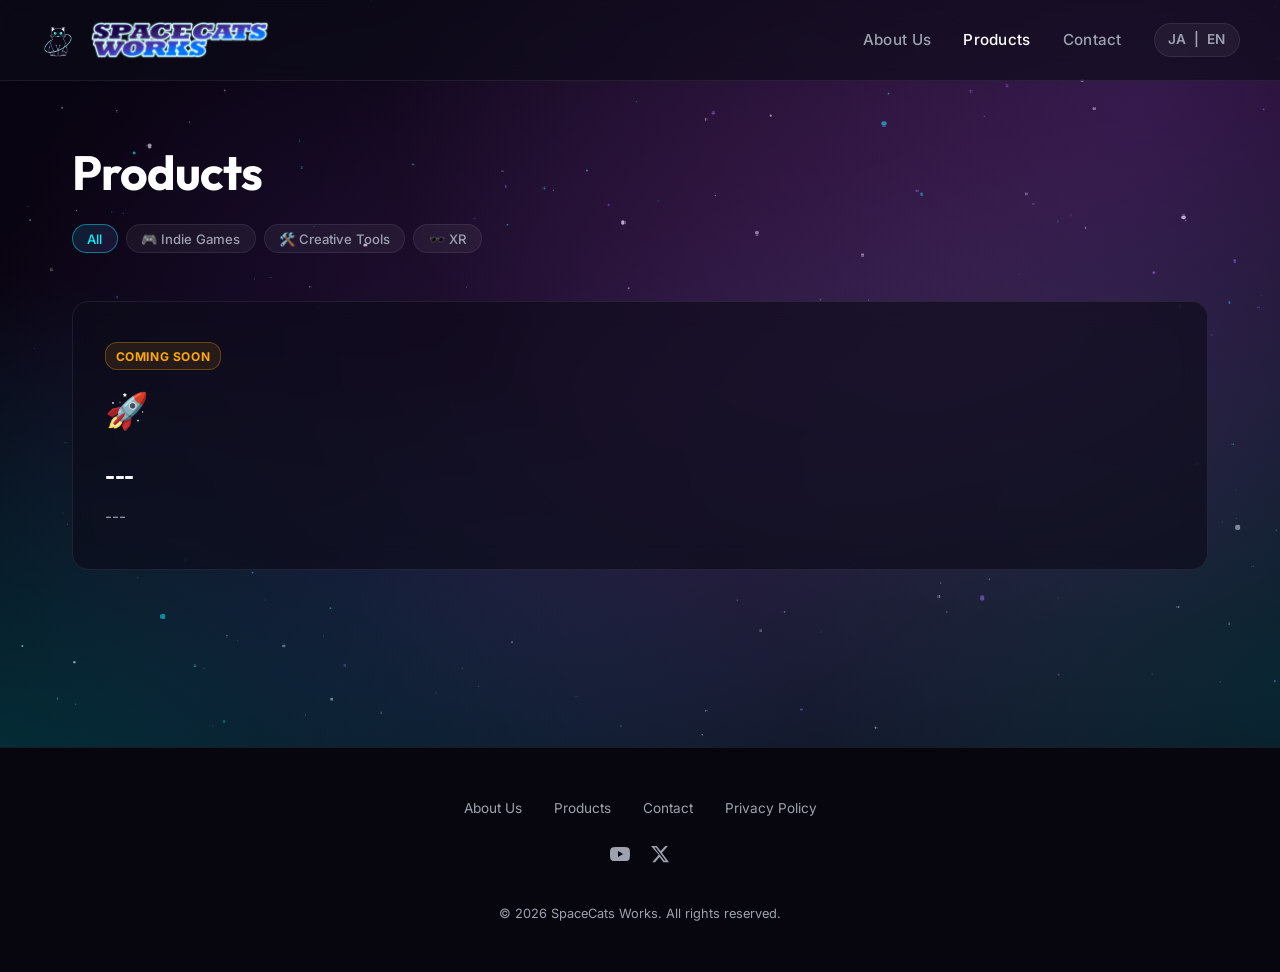
<file: index.html>
<!DOCTYPE html>
<html lang="ja">
<head>
  <meta charset="UTF-8">
  <meta name="viewport" content="width=device-width, initial-scale=1.0">
  <title>SpaceCats Works</title>
  <link rel="icon" type="image/png" href="assets/images/logoIcon.png">
  <link rel="stylesheet" href="assets/css/style.css">
  <style>
    /* Splash Center Alignment for Fallback */
    .splash-container {
      display: flex;
      flex-direction: column;
      align-items: center;
      justify-content: center;
      min-height: 100vh;
      text-align: center;
      padding: 2rem;
    }
    .splash-logo {
      width: 120px;
      height: 120px;
      margin-bottom: 2rem;
      border-radius: 50%;
      border: 2px solid var(--border-glass);
      box-shadow: 0 0 20px rgba(161, 84, 255, 0.3);
    }
    .splash-buttons {
      display: flex;
      gap: 1.5rem;
      margin-top: 2rem;
    }
    @media (max-width: 480px) {
      .splash-buttons {
        flex-direction: column;
        width: 100%;
        max-width: 280px;
      }
    }
  </style>
  <script>
    // Automatic redirection based on browser language
    (function() {
      try {
        const lang = (navigator.language || navigator.userLanguage || 'en').toLowerCase();
        if (lang.startsWith('ja')) {
          window.location.replace('./ja/products.html');
        } else {
          window.location.replace('./en/products.html');
        }
      } catch (e) {
        console.error("Redirection failed:", e);
      }
    })();
  </script>
</head>
<body>
  <div class="splash-container">
    <img src="assets/images/logo.png" alt="SpaceCats Works Logo" class="splash-logo">
    <h1>SpaceCats Works</h1>
    <p style="color: var(--text-muted); max-width: 500px; margin: 0 auto 1.5rem;">
      Select language / 言語を選択してください。<br>
      (If you are not redirected automatically, please select below.)
    </p>
    <div class="splash-buttons">
      <a href="./ja/products.html" class="btn btn-primary">日本語 (Japanese)</a>
      <a href="./en/products.html" class="btn btn-secondary">English</a>
    </div>
  </div>
</body>
</html>
</file>
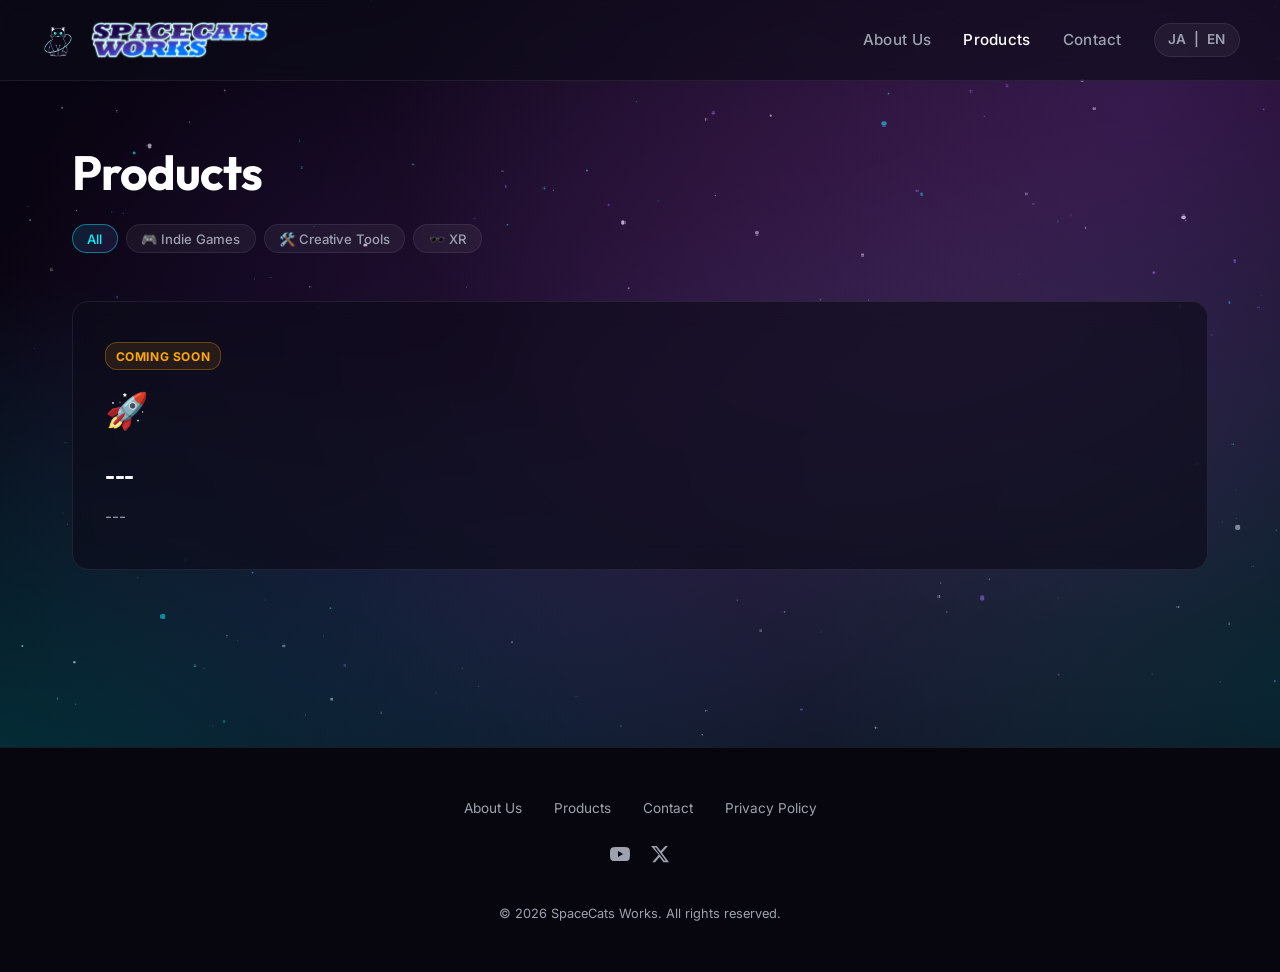
<file: en/index.html>
<!DOCTYPE html>
<html lang="en">
<head>
  <meta charset="UTF-8">
  <meta http-equiv="refresh" content="0; url=products.html">
  <script>window.location.replace('products.html');</script>
</head>
<body></body>
</html>
</file>
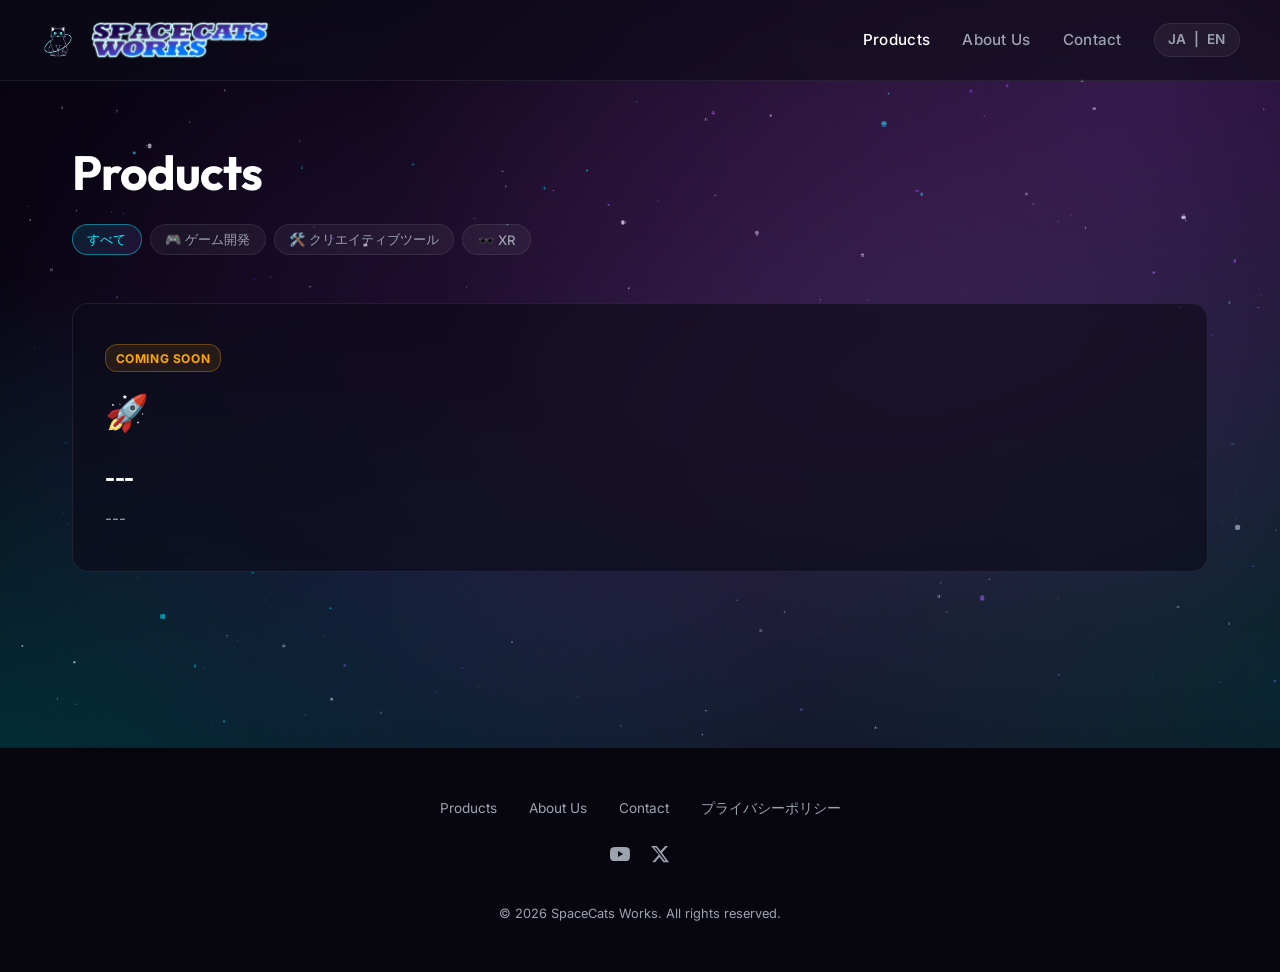
<file: ja/index.html>
<!DOCTYPE html>
<html lang="ja">
<head>
  <meta charset="UTF-8">
  <meta http-equiv="refresh" content="0; url=products.html">
  <script>window.location.replace('products.html');</script>
</head>
<body></body>
</html>
</file>
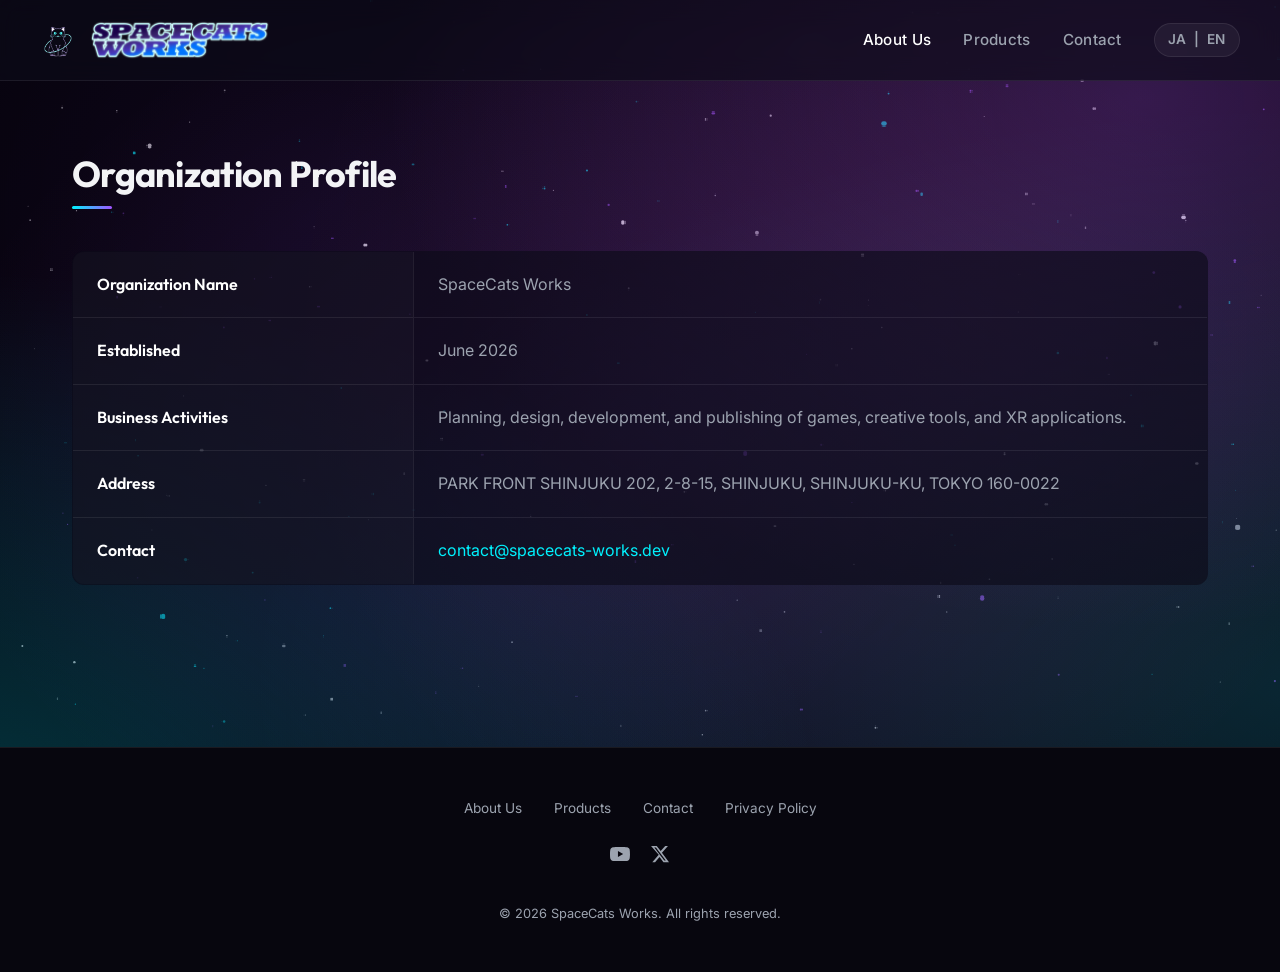
<file: en/about.html>
<!DOCTYPE html>
<html lang="en">
<head>
  <meta charset="UTF-8">
  <meta name="viewport" content="width=device-width, initial-scale=1.0">
  <meta name="description" content="About SpaceCats Works and our mission statement.">
  <title>About Us | SpaceCats Works</title>
  <link rel="icon" type="image/png" href="../assets/images/logoIcon.png">
  <link rel="stylesheet" href="../assets/css/style.css">
  <script src="../assets/js/config.js"></script>
  <script src="../assets/js/main.js" defer></script>
</head>
<body>
  <!-- Header -->
  <header>
    <div class="nav-container">
      <a href="products.html" class="logo">
        <img src="../assets/images/logoIcon.png" alt="SpaceCats Works Icon" class="logo-icon">
        <img src="../assets/images/logo.png" alt="SpaceCats Works Logo" class="logo-img">
      </a>
      <button class="mobile-toggle" aria-label="Open navigation menu" aria-expanded="false">&#x2630;</button>
      <nav>
        <ul class="nav-links">
          <li><a href="about.html" class="active">About Us</a></li>
          <li><a href="products.html">Products</a></li>
          <li><a href="contact.html">Contact</a></li>
        </ul>
        <div class="lang-toggle">
          <a href="../ja/about.html">JA</a> | <span class="active-lang">EN</span>
        </div>
      </nav>
    </div>
  </header>

  <!-- Main Content -->
  <main>
    <section>
      <h2>Organization Profile</h2>

      <table class="profile-table">
        <tr>
          <th>Organization Name</th>
          <td data-config="org.name">SpaceCats Works</td>
        </tr>
        <tr>
          <th>Established</th>
          <td>June 2026</td>
        </tr>
        <tr>
          <th>Business Activities</th>
          <td>Planning, design, development, and publishing of games, creative tools, and XR applications.</td>
        </tr>
        <tr>
          <th>Address</th>
          <td>PARK FRONT SHINJUKU 202, 2-8-15, SHINJUKU, SHINJUKU-KU, TOKYO 160-0022</td>
        </tr>
        <tr>
          <th>Contact</th>
          <td><a class="contact-email" href="mailto:contact@spacecats-works.dev">contact@spacecats-works.dev</a></td>
        </tr>
      </table>
    </section>
  </main>

  <!-- Footer -->
  <footer>
    <div class="footer-content">
      <ul class="footer-links">
        <li><a href="about.html">About Us</a></li>
        <li><a href="products.html">Products</a></li>
        <li><a href="contact.html">Contact</a></li>
        <li><a href="privacy.html">Privacy Policy</a></li>
      </ul>
      <div class="footer-social">
        <a href="#" id="social-youtube" target="_blank" rel="noopener noreferrer" aria-label="YouTube">
          <svg xmlns="http://www.w3.org/2000/svg" viewBox="0 0 24 24" fill="currentColor" width="20" height="20"><path d="M23.498 6.186a3.016 3.016 0 0 0-2.122-2.136C19.505 3.545 12 3.545 12 3.545s-7.505 0-9.377.505A3.017 3.017 0 0 0 .502 6.186C0 8.07 0 12 0 12s0 3.93.502 5.814a3.016 3.016 0 0 0 2.122 2.136c1.871.505 9.376.505 9.376.505s7.505 0 9.377-.505a3.015 3.015 0 0 0 2.122-2.136C24 15.93 24 12 24 12s0-3.93-.502-5.814zM9.545 15.568V8.432L15.818 12l-6.273 3.568z"/></svg>
        </a>
        <a href="#" id="social-twitter" target="_blank" rel="noopener noreferrer" aria-label="X (Twitter)">
          <svg xmlns="http://www.w3.org/2000/svg" viewBox="0 0 24 24" fill="currentColor" width="20" height="20"><path d="M18.244 2.25h3.308l-7.227 8.26 8.502 11.24H16.17l-4.714-6.231-5.401 6.231H2.744l7.73-8.835L1.254 2.25H8.08l4.713 6.231zm-1.161 17.52h1.833L7.084 4.126H5.117z"/></svg>
        </a>
      </div>
      <div class="copyright">
        &copy; 2026 <span data-config="org.name">SpaceCats Works</span>. All rights reserved.
      </div>
    </div>
  </footer>
</body>
</html>
</file>
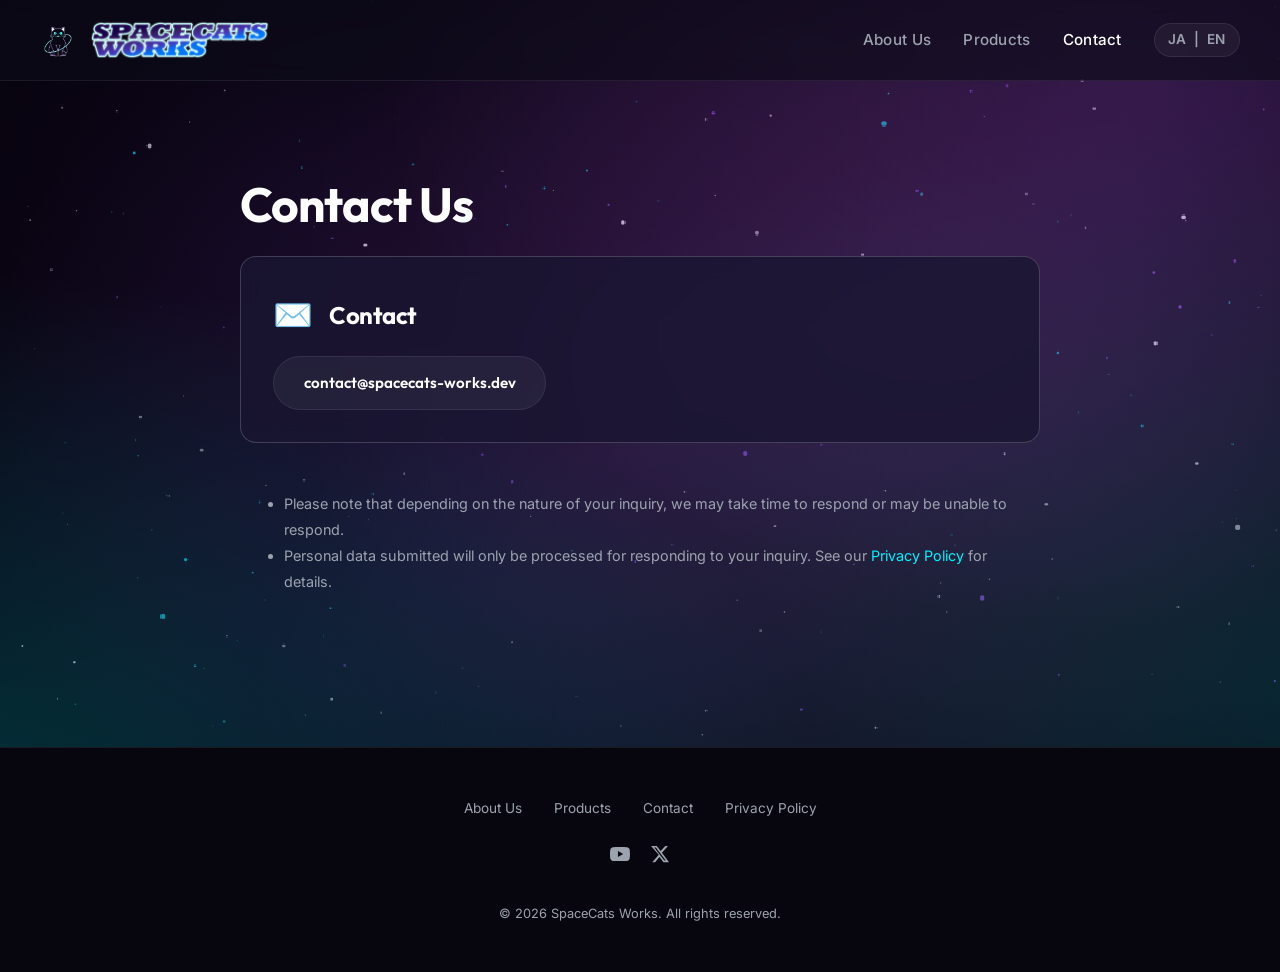
<file: en/contact.html>
<!DOCTYPE html>
<html lang="en">
<head>
  <meta charset="UTF-8">
  <meta name="viewport" content="width=device-width, initial-scale=1.0">
  <meta name="description" content="Get in touch with SpaceCats Works. Bug reports, feature requests, and general inquiries.">
  <title>Contact | SpaceCats Works</title>
  <link rel="icon" type="image/png" href="../assets/images/logoIcon.png">
  <link rel="stylesheet" href="../assets/css/style.css">
  <script src="../assets/js/config.js"></script>
  <script src="../assets/js/main.js" defer></script>
</head>
<body>
  <!-- Header -->
  <header>
    <div class="nav-container">
      <a href="products.html" class="logo">
        <img src="../assets/images/logoIcon.png" alt="SpaceCats Works Icon" class="logo-icon">
        <img src="../assets/images/logo.png" alt="SpaceCats Works Logo" class="logo-img">
      </a>
      <button class="mobile-toggle" aria-label="Open navigation menu" aria-expanded="false">&#x2630;</button>
      <nav>
        <ul class="nav-links">
          <li><a href="about.html">About Us</a></li>
          <li><a href="products.html">Products</a></li>
          <li><a href="contact.html" class="active">Contact</a></li>
        </ul>
        <div class="lang-toggle">
          <a href="../ja/contact.html">JA</a> | <span class="active-lang">EN</span>
        </div>
      </nav>
    </div>
  </header>

  <!-- Main Content -->
  <main>
    <section style="max-width: 800px; margin: 0 auto; padding: 2rem 0;">
      <h1>Contact Us</h1>


      <div style="display: flex; flex-direction: column; gap: 1.5rem;">
        <!--
        <div class="card" style="background: var(--bg-glass-hover); border-color: var(--border-glass-hover); padding: 2rem;">
          <div style="display: flex; align-items: center; gap: 1rem; margin-bottom: 1rem;">
            <div style="font-size: 2rem;">🐛</div>
            <h3 style="margin: 0; color: #fff;">Bug Report</h3>
          </div>
          <p style="color: var(--text-muted); margin-bottom: 1.5rem; font-size: 0.95rem;">
            Found a bug or unexpected behavior in one of our apps or tools? Let us know here.
          </p>
          <a id="form-bug" href="#" target="_blank" rel="noopener noreferrer" class="btn btn-secondary">
            Open Bug Report Form &nearrow;
          </a>
        </div>

        <div class="card" style="background: var(--bg-glass-hover); border-color: var(--border-glass-hover); padding: 2rem;">
          <div style="display: flex; align-items: center; gap: 1rem; margin-bottom: 1rem;">
            <div style="font-size: 2rem;">💡</div>
            <h3 style="margin: 0; color: #fff;">Feature Request</h3>
          </div>
          <p style="color: var(--text-muted); margin-bottom: 1.5rem; font-size: 0.95rem;">
            Have an idea for a new feature or improvement? We'd love to hear it.
          </p>
          <a id="form-feature" href="#" target="_blank" rel="noopener noreferrer" class="btn btn-secondary">
            Open Feature Request Form &nearrow;
          </a>
        </div>
        -->

        <!-- General Contact -->
        <div class="card" style="background: var(--bg-glass-hover); border-color: var(--border-glass-hover); padding: 2rem;">
          <div style="display: flex; align-items: center; gap: 1rem; margin-bottom: 1rem;">
            <div style="font-size: 2rem;">✉️</div>
            <h3 style="margin: 0; color: #fff;">Contact</h3>
          </div>

          <a class="contact-email btn btn-secondary" href="mailto:contact@spacecats-works.dev">
            contact@spacecats-works.dev
          </a>
        </div>
      </div>

      <ul style="margin-top: 3rem; color: var(--text-muted); font-size: 0.9rem; padding: 0 1.5rem 0 2.75rem; line-height: 1.8;">
        <li>Please note that depending on the nature of your inquiry, we may take time to respond or may be unable to respond.</li>
        <li>Personal data submitted will only be processed for responding to your inquiry. See our <a href="privacy.html">Privacy Policy</a> for details.</li>
      </ul>
    </section>
  </main>

  <!-- Footer -->
  <footer>
    <div class="footer-content">
      <ul class="footer-links">
        <li><a href="about.html">About Us</a></li>
        <li><a href="products.html">Products</a></li>
        <li><a href="contact.html">Contact</a></li>
        <li><a href="privacy.html">Privacy Policy</a></li>
      </ul>
      <div class="footer-social">
        <a href="#" id="social-youtube" target="_blank" rel="noopener noreferrer" aria-label="YouTube">
          <svg xmlns="http://www.w3.org/2000/svg" viewBox="0 0 24 24" fill="currentColor" width="20" height="20"><path d="M23.498 6.186a3.016 3.016 0 0 0-2.122-2.136C19.505 3.545 12 3.545 12 3.545s-7.505 0-9.377.505A3.017 3.017 0 0 0 .502 6.186C0 8.07 0 12 0 12s0 3.93.502 5.814a3.016 3.016 0 0 0 2.122 2.136c1.871.505 9.376.505 9.376.505s7.505 0 9.377-.505a3.015 3.015 0 0 0 2.122-2.136C24 15.93 24 12 24 12s0-3.93-.502-5.814zM9.545 15.568V8.432L15.818 12l-6.273 3.568z"/></svg>
        </a>
        <a href="#" id="social-twitter" target="_blank" rel="noopener noreferrer" aria-label="X (Twitter)">
          <svg xmlns="http://www.w3.org/2000/svg" viewBox="0 0 24 24" fill="currentColor" width="20" height="20"><path d="M18.244 2.25h3.308l-7.227 8.26 8.502 11.24H16.17l-4.714-6.231-5.401 6.231H2.744l7.73-8.835L1.254 2.25H8.08l4.713 6.231zm-1.161 17.52h1.833L7.084 4.126H5.117z"/></svg>
        </a>
      </div>
      <div class="copyright">
        &copy; 2026 <span data-config="org.name">SpaceCats Works</span>. All rights reserved.
      </div>
    </div>
  </footer>
</body>
</html>
</file>
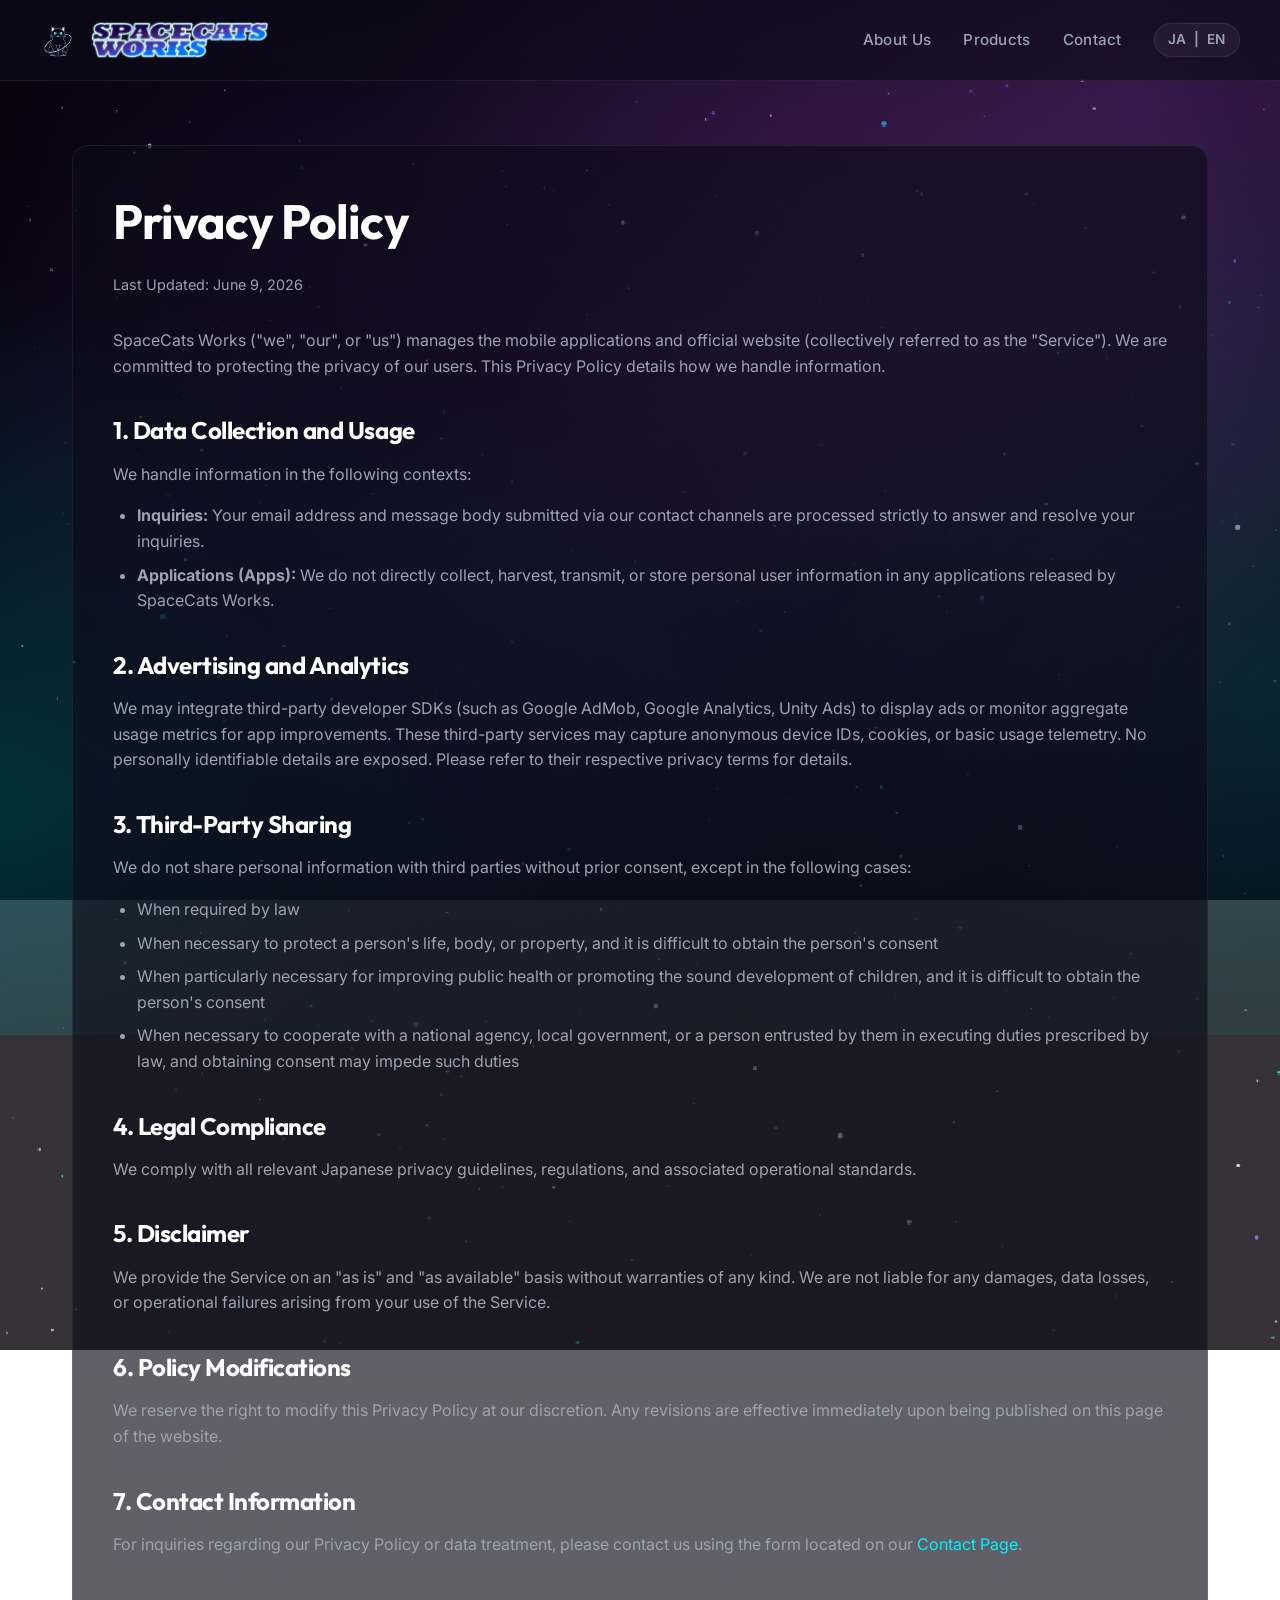
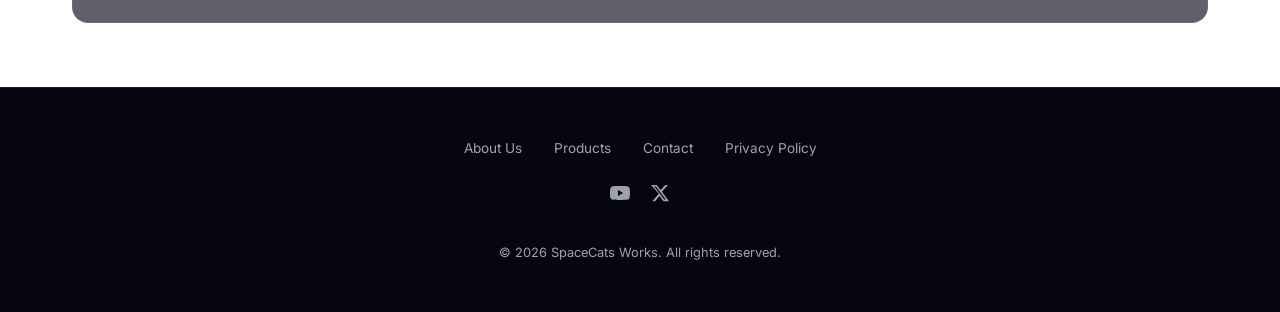
<file: en/privacy.html>
<!DOCTYPE html>
<html lang="en">
<head>
  <meta charset="UTF-8">
  <meta name="viewport" content="width=device-width, initial-scale=1.0">
  <meta name="description" content="Privacy Policy for SpaceCats Works, detailing user data processing for apps and the website.">
  <title>Privacy Policy | SpaceCats Works</title>
  <link rel="icon" type="image/png" href="../assets/images/logoIcon.png">
  <link rel="stylesheet" href="../assets/css/style.css">
  <script src="../assets/js/config.js"></script>
  <script src="../assets/js/main.js" defer></script>
</head>
<body>
  <!-- Header -->
  <header>
    <div class="nav-container">
      <a href="products.html" class="logo">
        <img src="../assets/images/logoIcon.png" alt="SpaceCats Works Icon" class="logo-icon">
        <img src="../assets/images/logo.png" alt="SpaceCats Works Logo" class="logo-img">
      </a>
      <button class="mobile-toggle" aria-label="Open navigation menu" aria-expanded="false">&#x2630;</button>
      <nav>
        <ul class="nav-links">
          <li><a href="about.html">About Us</a></li>
          <li><a href="products.html">Products</a></li>
          <li><a href="contact.html">Contact</a></li>
        </ul>
        <div class="lang-toggle">
          <a href="../ja/privacy.html">JA</a> | <span class="active-lang">EN</span>
        </div>
      </nav>
    </div>
  </header>

  <!-- Main Content -->
  <main>
    <section class="legal-content">
      <h1>Privacy Policy</h1>
      <p style="color: var(--text-muted); font-size: 0.9rem; margin-bottom: 2rem;">Last Updated: June 9, 2026</p>

      <p>
        <span data-config="org.name">SpaceCats Works</span> ("we", "our", or "us") manages the mobile applications and official website (collectively referred to as the "Service"). We are committed to protecting the privacy of our users. This Privacy Policy details how we handle information.
      </p>

      <h3>1. Data Collection and Usage</h3>
      <p>We handle information in the following contexts:</p>
      <ul>
        <li><strong>Inquiries:</strong> Your email address and message body submitted via our contact channels are processed strictly to answer and resolve your inquiries.</li>
        <li><strong>Applications (Apps):</strong> We do not directly collect, harvest, transmit, or store personal user information in any applications released by <span data-config="org.name">SpaceCats Works</span>.</li>
      </ul>

      <h3>2. Advertising and Analytics</h3>
      <p>
        We may integrate third-party developer SDKs (such as Google AdMob, Google Analytics, Unity Ads) to display ads or monitor aggregate usage metrics for app improvements. These third-party services may capture anonymous device IDs, cookies, or basic usage telemetry. No personally identifiable details are exposed. Please refer to their respective privacy terms for details.
      </p>

      <h3>3. Third-Party Sharing</h3>
      <p>We do not share personal information with third parties without prior consent, except in the following cases:</p>
      <ul>
        <li>When required by law</li>
        <li>When necessary to protect a person's life, body, or property, and it is difficult to obtain the person's consent</li>
        <li>When particularly necessary for improving public health or promoting the sound development of children, and it is difficult to obtain the person's consent</li>
        <li>When necessary to cooperate with a national agency, local government, or a person entrusted by them in executing duties prescribed by law, and obtaining consent may impede such duties</li>
      </ul>

      <h3>4. Legal Compliance</h3>
      <p>We comply with all relevant Japanese privacy guidelines, regulations, and associated operational standards.</p>

      <h3>5. Disclaimer</h3>
      <p>
        We provide the Service on an "as is" and "as available" basis without warranties of any kind. We are not liable for any damages, data losses, or operational failures arising from your use of the Service.
      </p>

      <h3>6. Policy Modifications</h3>
      <p>
        We reserve the right to modify this Privacy Policy at our discretion. Any revisions are effective immediately upon being published on this page of the website.
      </p>

      <h3>7. Contact Information</h3>
      <p>
        For inquiries regarding our Privacy Policy or data treatment, please contact us using the form located on our <a href="contact.html">Contact Page</a>.
      </p>
    </section>
  </main>

  <!-- Footer -->
  <footer>
    <div class="footer-content">
      <ul class="footer-links">
        <li><a href="about.html">About Us</a></li>
        <li><a href="products.html">Products</a></li>
        <li><a href="contact.html">Contact</a></li>
        <li><a href="privacy.html">Privacy Policy</a></li>
      </ul>
      <div class="footer-social">
        <a href="#" id="social-youtube" target="_blank" rel="noopener noreferrer" aria-label="YouTube">
          <svg xmlns="http://www.w3.org/2000/svg" viewBox="0 0 24 24" fill="currentColor" width="20" height="20"><path d="M23.498 6.186a3.016 3.016 0 0 0-2.122-2.136C19.505 3.545 12 3.545 12 3.545s-7.505 0-9.377.505A3.017 3.017 0 0 0 .502 6.186C0 8.07 0 12 0 12s0 3.93.502 5.814a3.016 3.016 0 0 0 2.122 2.136c1.871.505 9.376.505 9.376.505s7.505 0 9.377-.505a3.015 3.015 0 0 0 2.122-2.136C24 15.93 24 12 24 12s0-3.93-.502-5.814zM9.545 15.568V8.432L15.818 12l-6.273 3.568z"/></svg>
        </a>
        <a href="#" id="social-twitter" target="_blank" rel="noopener noreferrer" aria-label="X (Twitter)">
          <svg xmlns="http://www.w3.org/2000/svg" viewBox="0 0 24 24" fill="currentColor" width="20" height="20"><path d="M18.244 2.25h3.308l-7.227 8.26 8.502 11.24H16.17l-4.714-6.231-5.401 6.231H2.744l7.73-8.835L1.254 2.25H8.08l4.713 6.231zm-1.161 17.52h1.833L7.084 4.126H5.117z"/></svg>
        </a>
      </div>
      <div class="copyright">
        &copy; 2026 <span data-config="org.name">SpaceCats Works</span>. All rights reserved.
      </div>
    </div>
  </footer>
</body>
</html>
</file>
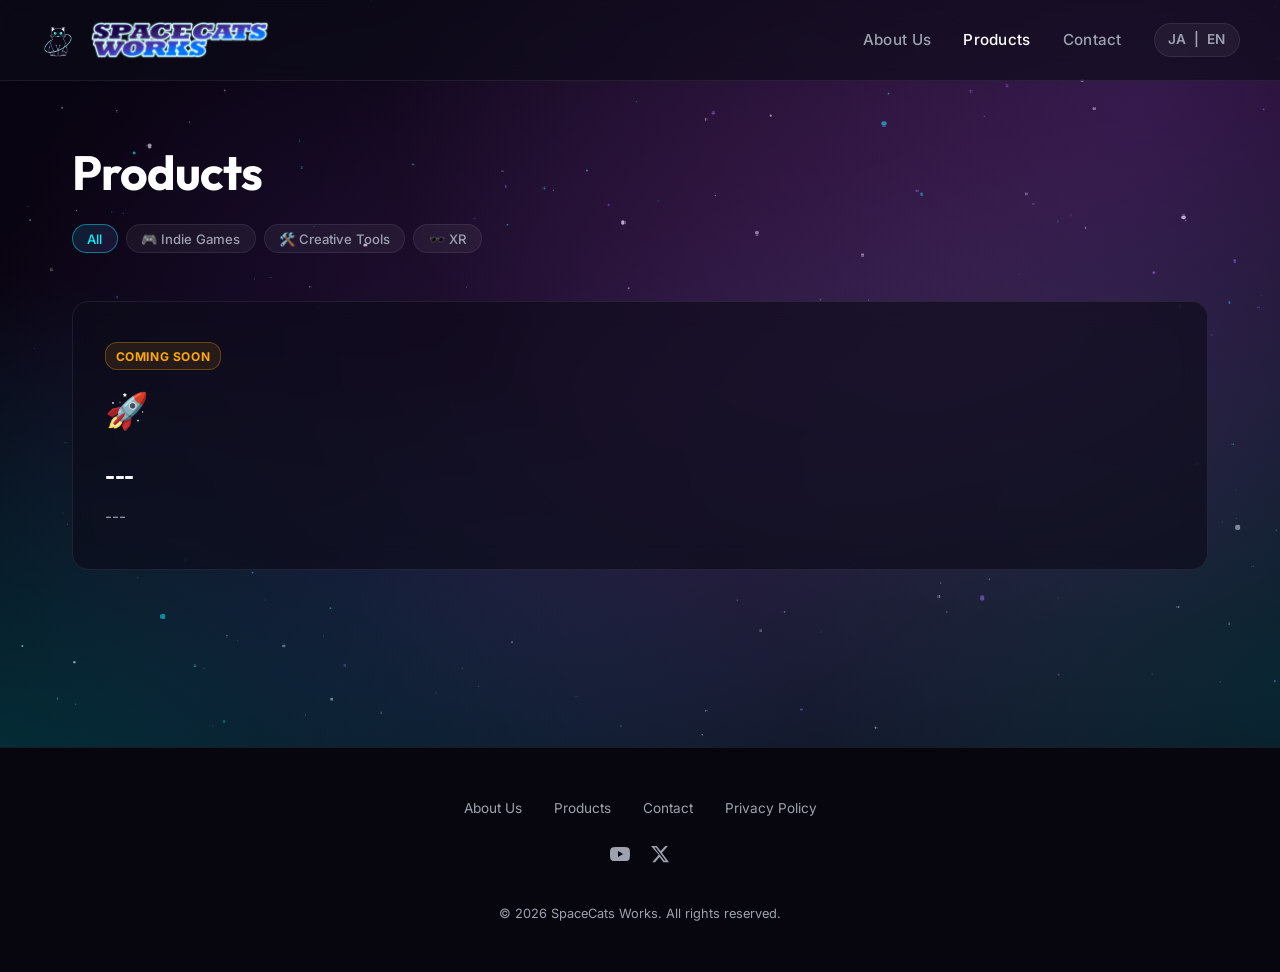
<file: en/products.html>
<!DOCTYPE html>
<html lang="en">
<head>
  <meta charset="UTF-8">
  <meta name="viewport" content="width=device-width, initial-scale=1.0">
  <meta name="description" content="List of projects and apps currently under development by SpaceCats Works.">
  <title>Products | SpaceCats Works</title>
  <link rel="icon" type="image/png" href="../assets/images/logoIcon.png">
  <link rel="stylesheet" href="../assets/css/style.css">
  <script src="../assets/js/config.js"></script>
  <script src="../assets/js/main.js" defer></script>
</head>
<body>
  <!-- Header -->
  <header>
    <div class="nav-container">
      <a href="products.html" class="logo">
        <img src="../assets/images/logoIcon.png" alt="SpaceCats Works Icon" class="logo-icon">
        <img src="../assets/images/logo.png" alt="SpaceCats Works Logo" class="logo-img">
      </a>
      <button class="mobile-toggle" aria-label="Open navigation menu" aria-expanded="false">&#x2630;</button>
      <nav>
        <ul class="nav-links">
          <li><a href="about.html">About Us</a></li>
          <li><a href="products.html" class="active">Products</a></li>
          <li><a href="contact.html">Contact</a></li>
        </ul>
        <div class="lang-toggle">
          <a href="../ja/products.html">JA</a> | <span class="active-lang">EN</span>
        </div>
      </nav>
    </div>
  </header>

  <!-- Main Content -->
  <main>

    <!-- Products -->
    <section class="reveal">
      <h1>Products</h1>

      <div class="genre-tabs">
        <button class="genre-tab active" data-genre="all">All</button>
        <button class="genre-tab" data-genre="game">🎮 Indie Games</button>
        <button class="genre-tab" data-genre="tool">🛠️ Creative Tools</button>
        <button class="genre-tab" data-genre="xr">🕶️ XR</button>
      </div>

      <div class="card-grid">
        <div class="card product-card" data-genre="game">
          <span class="coming-soon-badge">Coming Soon</span>
          <div class="card-icon">🚀</div>
          <h3 class="card-title">---</h3>
          <p class="card-description">---</p>
        </div>
      </div>
    </section>
  </main>

  <!-- Footer -->
  <footer>
    <div class="footer-content">
      <ul class="footer-links">
        <li><a href="about.html">About Us</a></li>
        <li><a href="products.html">Products</a></li>
        <li><a href="contact.html">Contact</a></li>
        <li><a href="privacy.html">Privacy Policy</a></li>
      </ul>
      <div class="footer-social">
        <a href="#" id="social-youtube" target="_blank" rel="noopener noreferrer" aria-label="YouTube">
          <svg xmlns="http://www.w3.org/2000/svg" viewBox="0 0 24 24" fill="currentColor" width="20" height="20"><path d="M23.498 6.186a3.016 3.016 0 0 0-2.122-2.136C19.505 3.545 12 3.545 12 3.545s-7.505 0-9.377.505A3.017 3.017 0 0 0 .502 6.186C0 8.07 0 12 0 12s0 3.93.502 5.814a3.016 3.016 0 0 0 2.122 2.136c1.871.505 9.376.505 9.376.505s7.505 0 9.377-.505a3.015 3.015 0 0 0 2.122-2.136C24 15.93 24 12 24 12s0-3.93-.502-5.814zM9.545 15.568V8.432L15.818 12l-6.273 3.568z"/></svg>
        </a>
        <a href="#" id="social-twitter" target="_blank" rel="noopener noreferrer" aria-label="X (Twitter)">
          <svg xmlns="http://www.w3.org/2000/svg" viewBox="0 0 24 24" fill="currentColor" width="20" height="20"><path d="M18.244 2.25h3.308l-7.227 8.26 8.502 11.24H16.17l-4.714-6.231-5.401 6.231H2.744l7.73-8.835L1.254 2.25H8.08l4.713 6.231zm-1.161 17.52h1.833L7.084 4.126H5.117z"/></svg>
        </a>
      </div>
      <div class="copyright">
        &copy; 2026 <span data-config="org.name">SpaceCats Works</span>. All rights reserved.
      </div>
    </div>
  </footer>
</body>
</html>
</file>
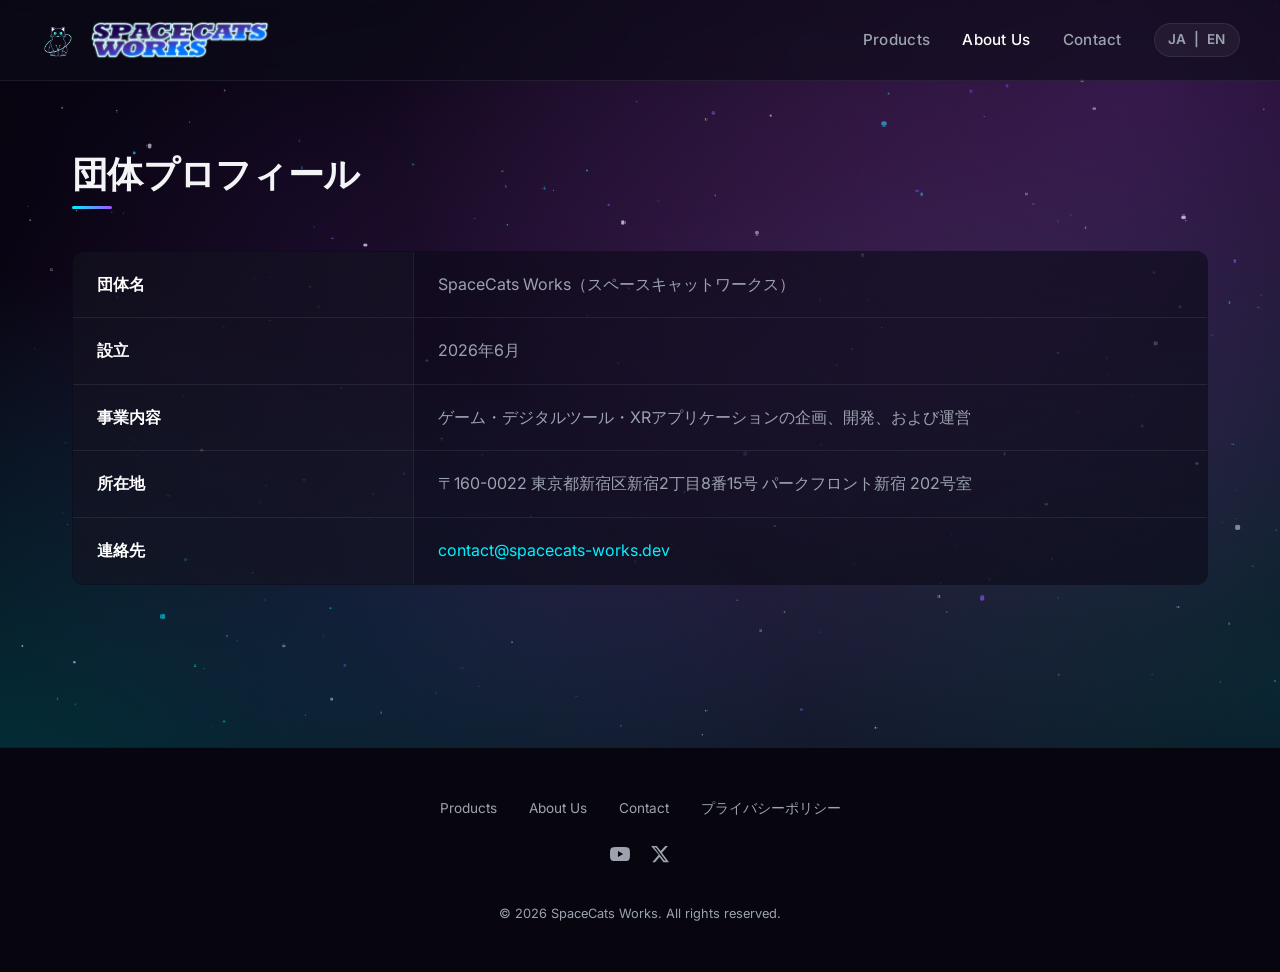
<file: ja/about.html>
<!DOCTYPE html>
<html lang="ja">
<head>
  <meta charset="UTF-8">
  <meta name="viewport" content="width=device-width, initial-scale=1.0">
  <meta name="description" content="SpaceCats Worksの団体概要・活動方針についてご紹介します。">
  <title>団体概要 | SpaceCats Works</title>
  <link rel="icon" type="image/png" href="../assets/images/logoIcon.png">
  <link rel="stylesheet" href="../assets/css/style.css">
  <script src="../assets/js/config.js"></script>
  <script src="../assets/js/main.js" defer></script>
</head>
<body>
  <!-- Header -->
  <header>
    <div class="nav-container">
      <a href="products.html" class="logo">
        <img src="../assets/images/logoIcon.png" alt="SpaceCats Works Icon" class="logo-icon">
        <img src="../assets/images/logo.png" alt="SpaceCats Works Logo" class="logo-img">
      </a>
      <button class="mobile-toggle" aria-label="ナビゲーションメニューを開く" aria-expanded="false">&#x2630;</button>
      <nav>
        <ul class="nav-links">
          <li><a href="products.html">Products</a></li>
          <li><a href="about.html" class="active">About Us</a></li>
          <li><a href="contact.html">Contact</a></li>
        </ul>
        <div class="lang-toggle">
          <span class="active-lang">JA</span> | <a href="../en/about.html">EN</a>
        </div>
      </nav>
    </div>
  </header>

  <!-- Main Content -->
  <main>
    <section>
      <h2>団体プロフィール</h2>

      <table class="profile-table">
        <tr>
          <th>団体名</th>
          <td><span data-config="org.name">SpaceCats Works</span>（スペースキャットワークス）</td>
        </tr>
        <tr>
          <th>設立</th>
          <td>2026年6月</td>
        </tr>
        <tr>
          <th>事業内容</th>
          <td>ゲーム・デジタルツール・XRアプリケーションの企画、開発、および運営</td>
        </tr>
        <tr>
          <th>所在地</th>
          <td>〒160-0022 東京都新宿区新宿2丁目8番15号 パークフロント新宿 202号室</td>
        </tr>
        <tr>
          <th>連絡先</th>
          <td><a class="contact-email" href="mailto:contact@spacecats-works.dev">contact@spacecats-works.dev</a></td>
        </tr>
      </table>
    </section>
  </main>

  <!-- Footer -->
  <footer>
    <div class="footer-content">
      <ul class="footer-links">
        <li><a href="products.html">Products</a></li>
        <li><a href="about.html">About Us</a></li>
        <li><a href="contact.html">Contact</a></li>
        <li><a href="privacy.html">プライバシーポリシー</a></li>
      </ul>
      <div class="footer-social">
        <a href="#" id="social-youtube" target="_blank" rel="noopener noreferrer" aria-label="YouTube">
          <svg xmlns="http://www.w3.org/2000/svg" viewBox="0 0 24 24" fill="currentColor" width="20" height="20"><path d="M23.498 6.186a3.016 3.016 0 0 0-2.122-2.136C19.505 3.545 12 3.545 12 3.545s-7.505 0-9.377.505A3.017 3.017 0 0 0 .502 6.186C0 8.07 0 12 0 12s0 3.93.502 5.814a3.016 3.016 0 0 0 2.122 2.136c1.871.505 9.376.505 9.376.505s7.505 0 9.377-.505a3.015 3.015 0 0 0 2.122-2.136C24 15.93 24 12 24 12s0-3.93-.502-5.814zM9.545 15.568V8.432L15.818 12l-6.273 3.568z"/></svg>
        </a>
        <a href="#" id="social-twitter" target="_blank" rel="noopener noreferrer" aria-label="X (Twitter)">
          <svg xmlns="http://www.w3.org/2000/svg" viewBox="0 0 24 24" fill="currentColor" width="20" height="20"><path d="M18.244 2.25h3.308l-7.227 8.26 8.502 11.24H16.17l-4.714-6.231-5.401 6.231H2.744l7.73-8.835L1.254 2.25H8.08l4.713 6.231zm-1.161 17.52h1.833L7.084 4.126H5.117z"/></svg>
        </a>
      </div>
      <div class="copyright">
        &copy; 2026 <span data-config="org.name">SpaceCats Works</span>. All rights reserved.
      </div>
    </div>
  </footer>
</body>
</html>
</file>
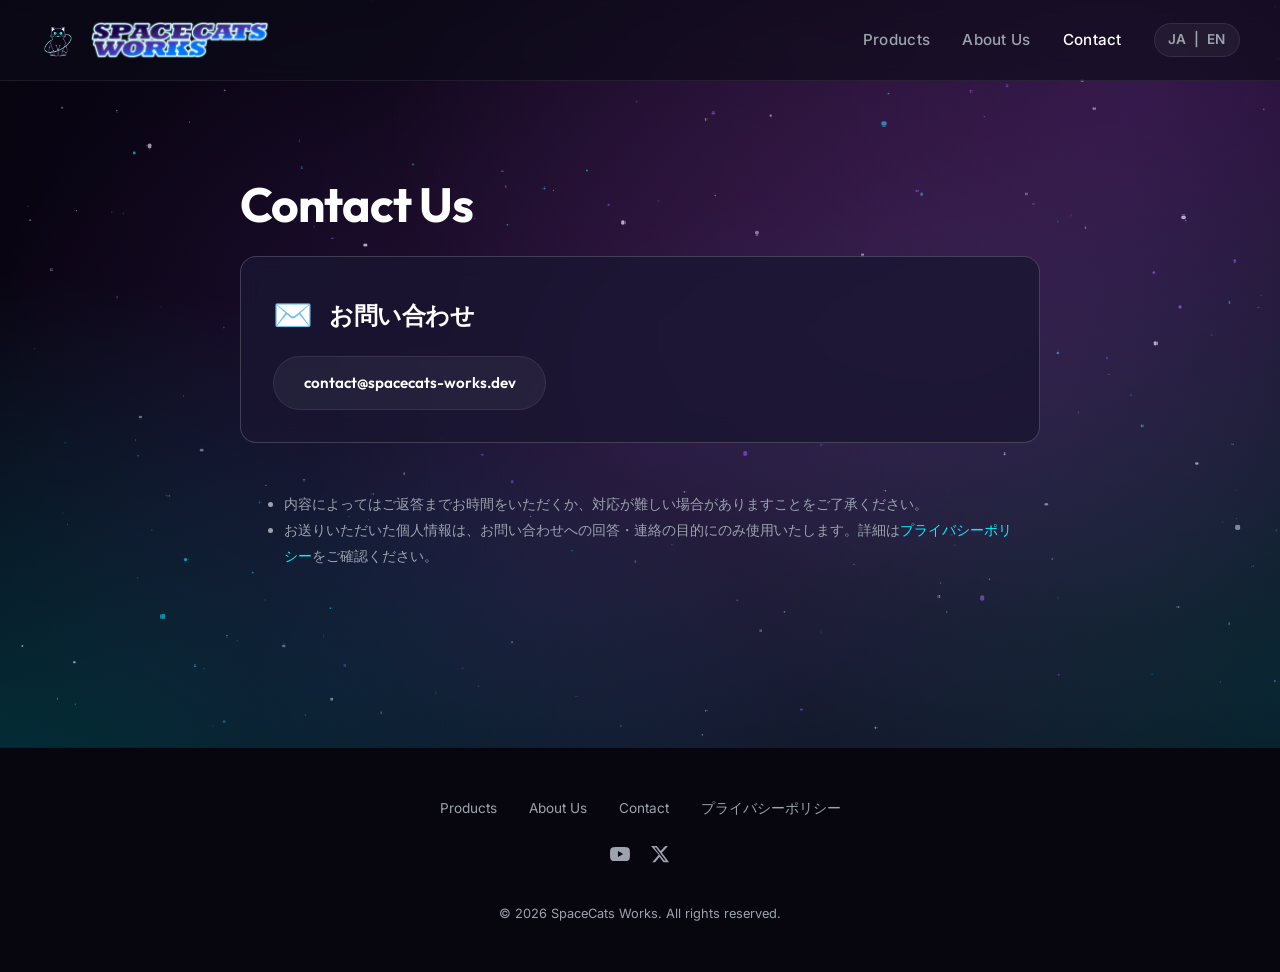
<file: ja/contact.html>
<!DOCTYPE html>
<html lang="ja">
<head>
  <meta charset="UTF-8">
  <meta name="viewport" content="width=device-width, initial-scale=1.0">
  <meta name="description" content="SpaceCats Worksへのお問い合わせページです。バグ報告・機能要望・その他のお問い合わせ窓口をご用意しています。">
  <title>お問い合わせ | SpaceCats Works</title>
  <link rel="icon" type="image/png" href="../assets/images/logoIcon.png">
  <link rel="stylesheet" href="../assets/css/style.css">
  <script src="../assets/js/config.js"></script>
  <script src="../assets/js/main.js" defer></script>
</head>
<body>
  <!-- Header -->
  <header>
    <div class="nav-container">
      <a href="products.html" class="logo">
        <img src="../assets/images/logoIcon.png" alt="SpaceCats Works Icon" class="logo-icon">
        <img src="../assets/images/logo.png" alt="SpaceCats Works Logo" class="logo-img">
      </a>
      <button class="mobile-toggle" aria-label="ナビゲーションメニューを開く" aria-expanded="false">&#x2630;</button>
      <nav>
        <ul class="nav-links">
          <li><a href="products.html">Products</a></li>
          <li><a href="about.html">About Us</a></li>
          <li><a href="contact.html" class="active">Contact</a></li>
        </ul>
        <div class="lang-toggle">
          <span class="active-lang">JA</span> | <a href="../en/contact.html">EN</a>
        </div>
      </nav>
    </div>
  </header>

  <!-- Main Content -->
  <main>
    <section style="max-width: 800px; margin: 0 auto; padding: 2rem 0;">
      <h1>Contact Us</h1>


      <div style="display: flex; flex-direction: column; gap: 1.5rem;">
        <!--
        <div class="card" style="background: var(--bg-glass-hover); border-color: var(--border-glass-hover); padding: 2rem;">
          <div style="display: flex; align-items: center; gap: 1rem; margin-bottom: 1rem;">
            <div style="font-size: 2rem;">🐛</div>
            <h3 style="margin: 0; color: #fff;">バグ報告</h3>
          </div>
          <p style="color: var(--text-muted); margin-bottom: 1.5rem; font-size: 0.95rem;">
            アプリ・ツールの不具合や動作異常を発見した場合はこちらからご報告ください。
          </p>
          <a id="form-bug" href="#" target="_blank" rel="noopener noreferrer" class="btn btn-secondary">
            バグ報告フォームを開く &nearrow;
          </a>
        </div>

        <div class="card" style="background: var(--bg-glass-hover); border-color: var(--border-glass-hover); padding: 2rem;">
          <div style="display: flex; align-items: center; gap: 1rem; margin-bottom: 1rem;">
            <div style="font-size: 2rem;">💡</div>
            <h3 style="margin: 0; color: #fff;">機能要望</h3>
          </div>
          <p style="color: var(--text-muted); margin-bottom: 1.5rem; font-size: 0.95rem;">
            新機能のアイデアや改善提案がある場合はこちらからお送りください。
          </p>
          <a id="form-feature" href="#" target="_blank" rel="noopener noreferrer" class="btn btn-secondary">
            機能要望フォームを開く &nearrow;
          </a>
        </div>
        -->

        <!-- General Contact -->
        <div class="card" style="background: var(--bg-glass-hover); border-color: var(--border-glass-hover); padding: 2rem;">
          <div style="display: flex; align-items: center; gap: 1rem; margin-bottom: 1rem;">
            <div style="font-size: 2rem;">✉️</div>
            <h3 style="margin: 0; color: #fff;">お問い合わせ</h3>
          </div>

          <a class="contact-email btn btn-secondary" href="mailto:contact@spacecats-works.dev">
            contact@spacecats-works.dev
          </a>
        </div>
      </div>

      <ul style="margin-top: 3rem; color: var(--text-muted); font-size: 0.9rem; padding: 0 1.5rem 0 2.75rem; line-height: 1.8;">
        <li>内容によってはご返答までお時間をいただくか、対応が難しい場合がありますことをご了承ください。</li>
        <li>お送りいただいた個人情報は、お問い合わせへの回答・連絡の目的にのみ使用いたします。詳細は<a href="privacy.html">プライバシーポリシー</a>をご確認ください。</li>
      </ul>
    </section>
  </main>

  <!-- Footer -->
  <footer>
    <div class="footer-content">
      <ul class="footer-links">
        <li><a href="products.html">Products</a></li>
        <li><a href="about.html">About Us</a></li>
        <li><a href="contact.html">Contact</a></li>
        <li><a href="privacy.html">プライバシーポリシー</a></li>
      </ul>
      <div class="footer-social">
        <a href="#" id="social-youtube" target="_blank" rel="noopener noreferrer" aria-label="YouTube">
          <svg xmlns="http://www.w3.org/2000/svg" viewBox="0 0 24 24" fill="currentColor" width="20" height="20"><path d="M23.498 6.186a3.016 3.016 0 0 0-2.122-2.136C19.505 3.545 12 3.545 12 3.545s-7.505 0-9.377.505A3.017 3.017 0 0 0 .502 6.186C0 8.07 0 12 0 12s0 3.93.502 5.814a3.016 3.016 0 0 0 2.122 2.136c1.871.505 9.376.505 9.376.505s7.505 0 9.377-.505a3.015 3.015 0 0 0 2.122-2.136C24 15.93 24 12 24 12s0-3.93-.502-5.814zM9.545 15.568V8.432L15.818 12l-6.273 3.568z"/></svg>
        </a>
        <a href="#" id="social-twitter" target="_blank" rel="noopener noreferrer" aria-label="X (Twitter)">
          <svg xmlns="http://www.w3.org/2000/svg" viewBox="0 0 24 24" fill="currentColor" width="20" height="20"><path d="M18.244 2.25h3.308l-7.227 8.26 8.502 11.24H16.17l-4.714-6.231-5.401 6.231H2.744l7.73-8.835L1.254 2.25H8.08l4.713 6.231zm-1.161 17.52h1.833L7.084 4.126H5.117z"/></svg>
        </a>
      </div>
      <div class="copyright">
        &copy; 2026 <span data-config="org.name">SpaceCats Works</span>. All rights reserved.
      </div>
    </div>
  </footer>
</body>
</html>
</file>
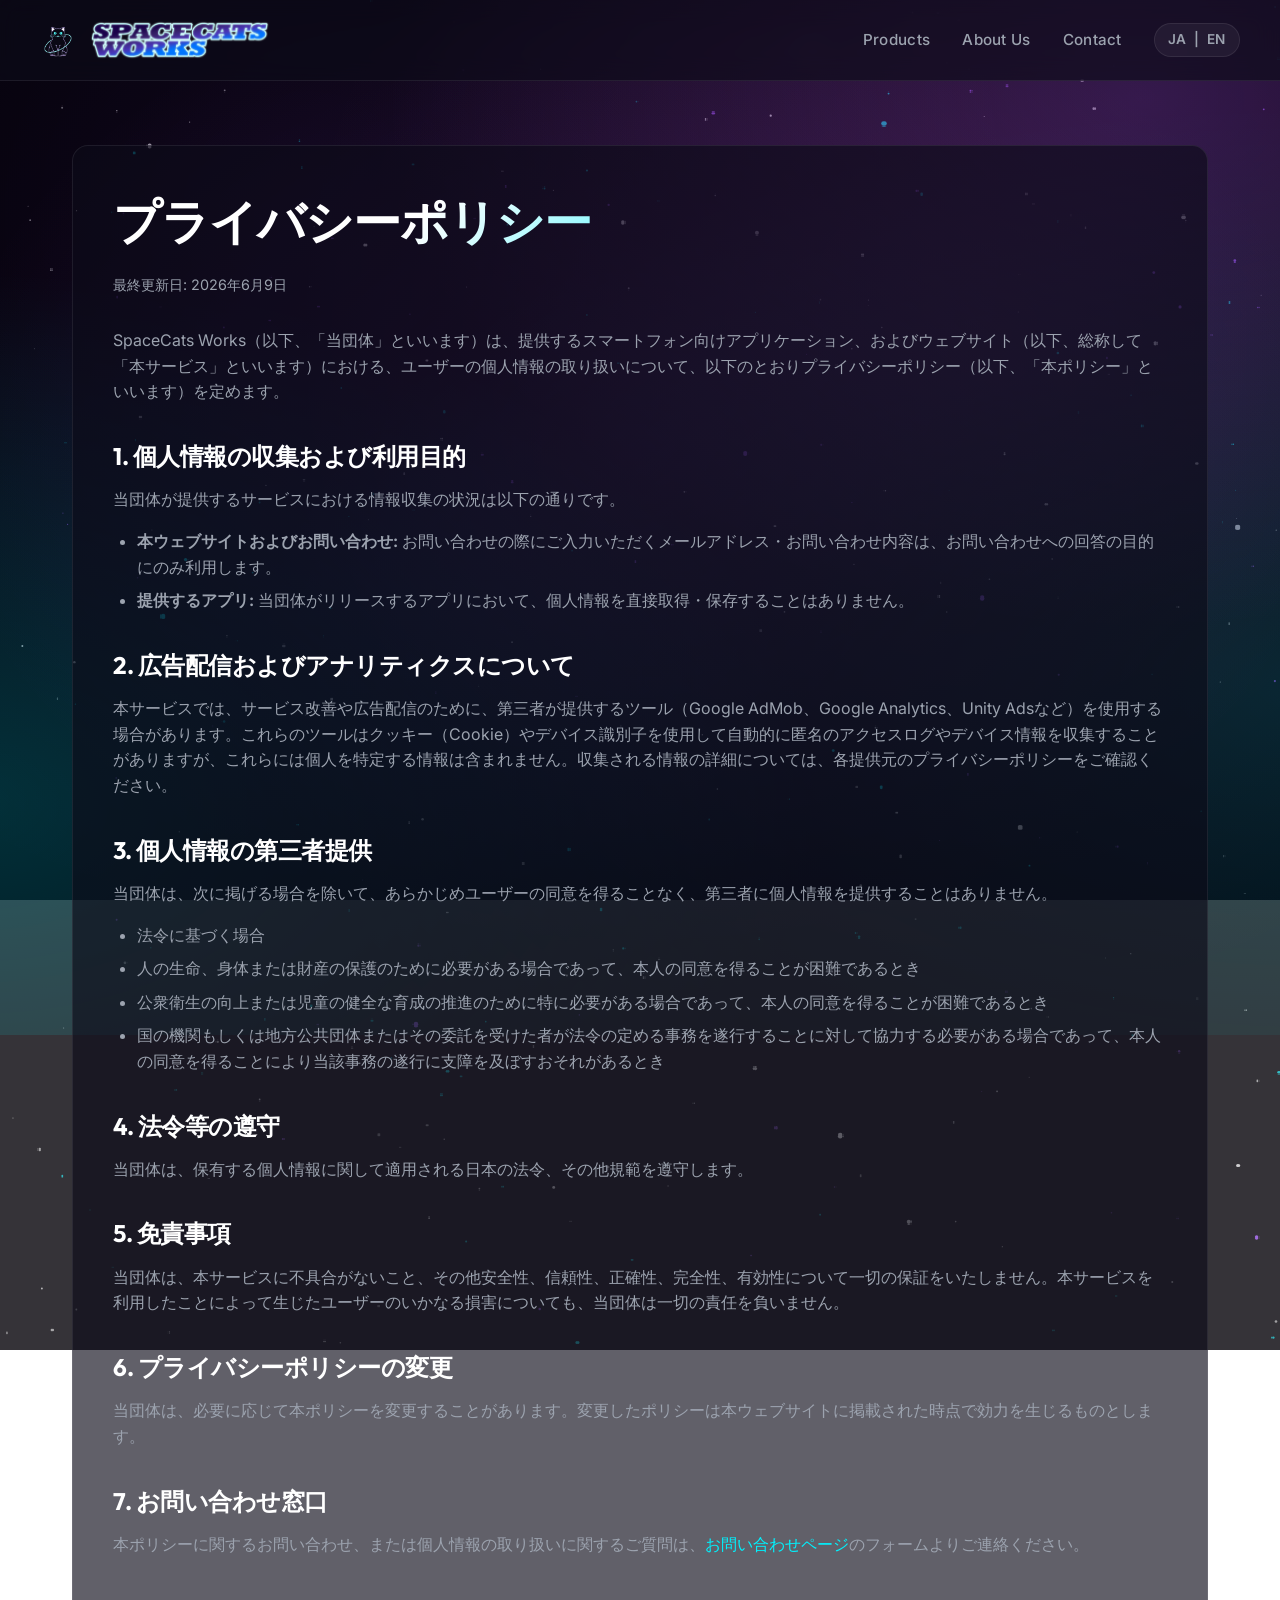
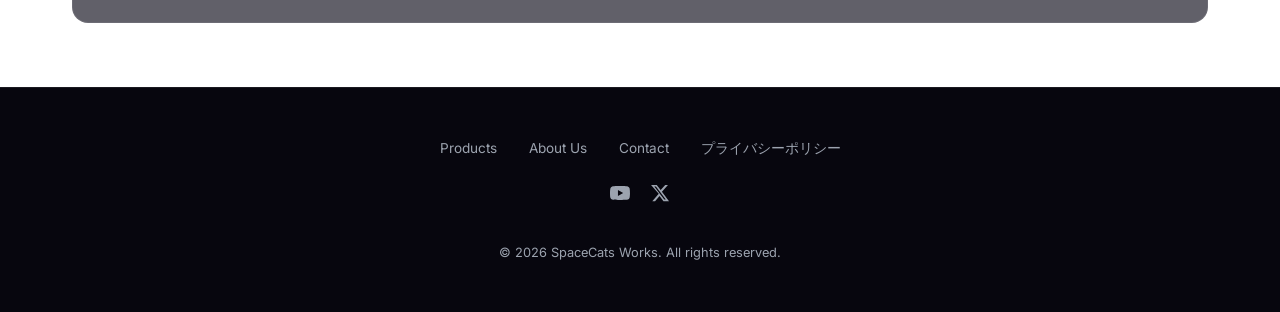
<file: ja/privacy.html>
<!DOCTYPE html>
<html lang="ja">
<head>
  <meta charset="UTF-8">
  <meta name="viewport" content="width=device-width, initial-scale=1.0">
  <meta name="description" content="SpaceCats Worksのプライバシーポリシーです。アプリおよびウェブサイトでの個人情報の取り扱いについて記述しています。">
  <title>プライバシーポリシー | SpaceCats Works</title>
  <link rel="icon" type="image/png" href="../assets/images/logoIcon.png">
  <link rel="stylesheet" href="../assets/css/style.css">
  <script src="../assets/js/config.js"></script>
  <script src="../assets/js/main.js" defer></script>
</head>
<body>
  <!-- Header -->
  <header>
    <div class="nav-container">
      <a href="products.html" class="logo">
        <img src="../assets/images/logoIcon.png" alt="SpaceCats Works Icon" class="logo-icon">
        <img src="../assets/images/logo.png" alt="SpaceCats Works Logo" class="logo-img">
      </a>
      <button class="mobile-toggle" aria-label="ナビゲーションメニューを開く" aria-expanded="false">&#x2630;</button>
      <nav>
        <ul class="nav-links">
          <li><a href="products.html">Products</a></li>
          <li><a href="about.html">About Us</a></li>
          <li><a href="contact.html">Contact</a></li>
        </ul>
        <div class="lang-toggle">
          <span class="active-lang">JA</span> | <a href="../en/privacy.html">EN</a>
        </div>
      </nav>
    </div>
  </header>

  <!-- Main Content -->
  <main>
    <section class="legal-content">
      <h1>プライバシーポリシー</h1>
      <p style="color: var(--text-muted); font-size: 0.9rem; margin-bottom: 2rem;">最終更新日: 2026年6月9日</p>

      <p>
        <span data-config="org.name">SpaceCats Works</span>（以下、「当団体」といいます）は、提供するスマートフォン向けアプリケーション、およびウェブサイト（以下、総称して「本サービス」といいます）における、ユーザーの個人情報の取り扱いについて、以下のとおりプライバシーポリシー（以下、「本ポリシー」といいます）を定めます。
      </p>

      <h3>1. 個人情報の収集および利用目的</h3>
      <p>当団体が提供するサービスにおける情報収集の状況は以下の通りです。</p>
      <ul>
        <li><strong>本ウェブサイトおよびお問い合わせ:</strong> お問い合わせの際にご入力いただくメールアドレス・お問い合わせ内容は、お問い合わせへの回答の目的にのみ利用します。</li>
        <li><strong>提供するアプリ:</strong> 当団体がリリースするアプリにおいて、個人情報を直接取得・保存することはありません。</li>
      </ul>

      <h3>2. 広告配信およびアナリティクスについて</h3>
      <p>
        本サービスでは、サービス改善や広告配信のために、第三者が提供するツール（Google AdMob、Google Analytics、Unity Adsなど）を使用する場合があります。これらのツールはクッキー（Cookie）やデバイス識別子を使用して自動的に匿名のアクセスログやデバイス情報を収集することがありますが、これらには個人を特定する情報は含まれません。収集される情報の詳細については、各提供元のプライバシーポリシーをご確認ください。
      </p>

      <h3>3. 個人情報の第三者提供</h3>
      <p>当団体は、次に掲げる場合を除いて、あらかじめユーザーの同意を得ることなく、第三者に個人情報を提供することはありません。</p>
      <ul>
        <li>法令に基づく場合</li>
        <li>人の生命、身体または財産の保護のために必要がある場合であって、本人の同意を得ることが困難であるとき</li>
        <li>公衆衛生の向上または児童の健全な育成の推進のために特に必要がある場合であって、本人の同意を得ることが困難であるとき</li>
        <li>国の機関もしくは地方公共団体またはその委託を受けた者が法令の定める事務を遂行することに対して協力する必要がある場合であって、本人の同意を得ることにより当該事務の遂行に支障を及ぼすおそれがあるとき</li>
      </ul>

      <h3>4. 法令等の遵守</h3>
      <p>当団体は、保有する個人情報に関して適用される日本の法令、その他規範を遵守します。</p>

      <h3>5. 免責事項</h3>
      <p>
        当団体は、本サービスに不具合がないこと、その他安全性、信頼性、正確性、完全性、有効性について一切の保証をいたしません。本サービスを利用したことによって生じたユーザーのいかなる損害についても、当団体は一切の責任を負いません。
      </p>

      <h3>6. プライバシーポリシーの変更</h3>
      <p>
        当団体は、必要に応じて本ポリシーを変更することがあります。変更したポリシーは本ウェブサイトに掲載された時点で効力を生じるものとします。
      </p>

      <h3>7. お問い合わせ窓口</h3>
      <p>
        本ポリシーに関するお問い合わせ、または個人情報の取り扱いに関するご質問は、<a href="contact.html">お問い合わせページ</a>のフォームよりご連絡ください。
      </p>
    </section>
  </main>

  <!-- Footer -->
  <footer>
    <div class="footer-content">
      <ul class="footer-links">
        <li><a href="products.html">Products</a></li>
        <li><a href="about.html">About Us</a></li>
        <li><a href="contact.html">Contact</a></li>
        <li><a href="privacy.html">プライバシーポリシー</a></li>
      </ul>
      <div class="footer-social">
        <a href="#" id="social-youtube" target="_blank" rel="noopener noreferrer" aria-label="YouTube">
          <svg xmlns="http://www.w3.org/2000/svg" viewBox="0 0 24 24" fill="currentColor" width="20" height="20"><path d="M23.498 6.186a3.016 3.016 0 0 0-2.122-2.136C19.505 3.545 12 3.545 12 3.545s-7.505 0-9.377.505A3.017 3.017 0 0 0 .502 6.186C0 8.07 0 12 0 12s0 3.93.502 5.814a3.016 3.016 0 0 0 2.122 2.136c1.871.505 9.376.505 9.376.505s7.505 0 9.377-.505a3.015 3.015 0 0 0 2.122-2.136C24 15.93 24 12 24 12s0-3.93-.502-5.814zM9.545 15.568V8.432L15.818 12l-6.273 3.568z"/></svg>
        </a>
        <a href="#" id="social-twitter" target="_blank" rel="noopener noreferrer" aria-label="X (Twitter)">
          <svg xmlns="http://www.w3.org/2000/svg" viewBox="0 0 24 24" fill="currentColor" width="20" height="20"><path d="M18.244 2.25h3.308l-7.227 8.26 8.502 11.24H16.17l-4.714-6.231-5.401 6.231H2.744l7.73-8.835L1.254 2.25H8.08l4.713 6.231zm-1.161 17.52h1.833L7.084 4.126H5.117z"/></svg>
        </a>
      </div>
      <div class="copyright">
        &copy; 2026 <span data-config="org.name">SpaceCats Works</span>. All rights reserved.
      </div>
    </div>
  </footer>
</body>
</html>
</file>
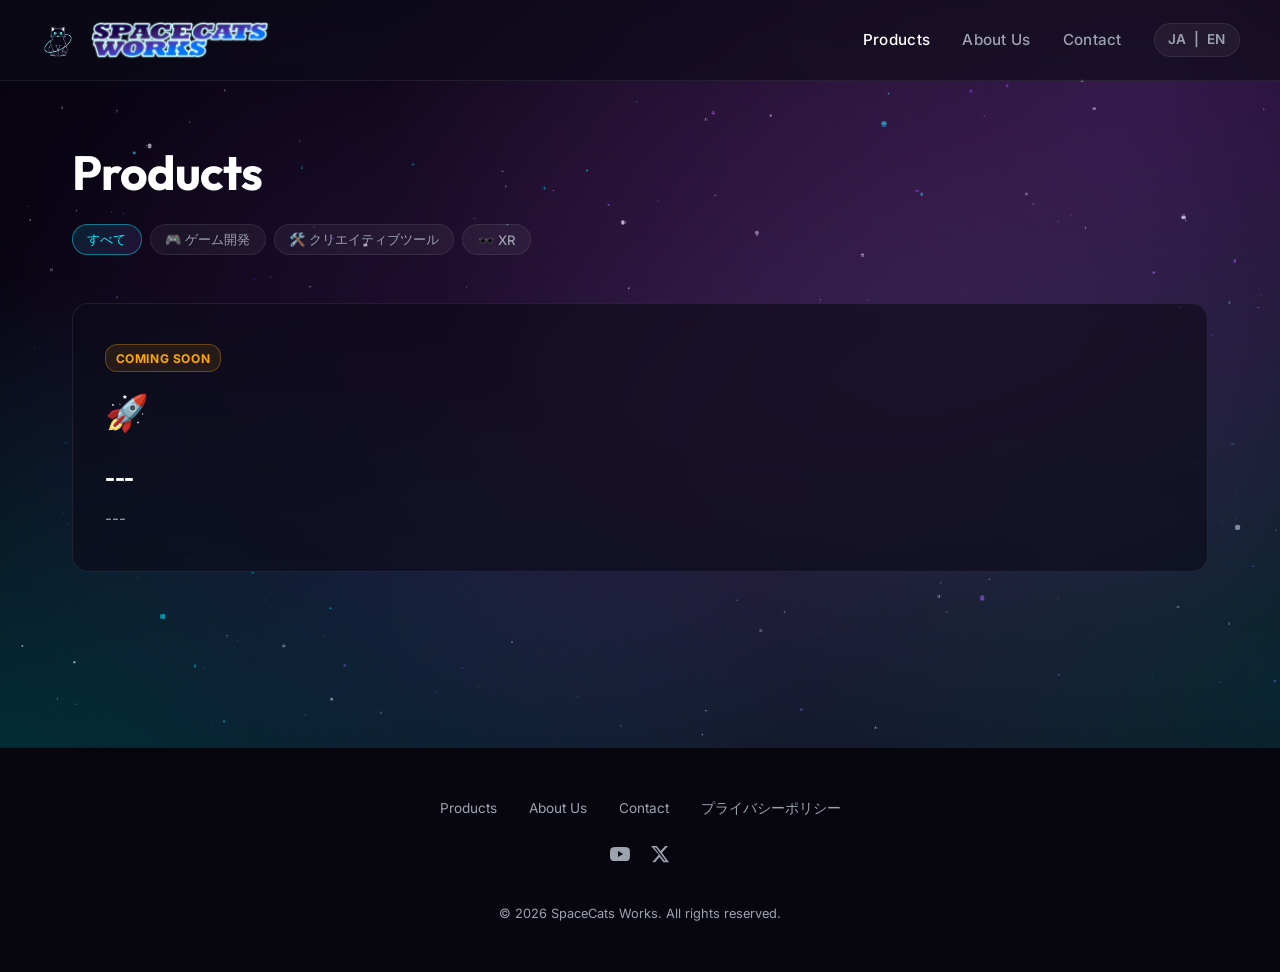
<file: ja/products.html>
<!DOCTYPE html>
<html lang="ja">
<head>
  <meta charset="UTF-8">
  <meta name="viewport" content="width=device-width, initial-scale=1.0">
  <meta name="description" content="SpaceCats Worksが開発中のゲーム、ツール、XRアプリ一覧です。只今準備中です。">
  <title>プロダクト | SpaceCats Works</title>
  <link rel="icon" type="image/png" href="../assets/images/logoIcon.png">
  <link rel="stylesheet" href="../assets/css/style.css">
  <script src="../assets/js/config.js"></script>
  <script src="../assets/js/main.js" defer></script>
</head>
<body>
  <!-- Header -->
  <header>
    <div class="nav-container">
      <a href="products.html" class="logo">
        <img src="../assets/images/logoIcon.png" alt="SpaceCats Works Icon" class="logo-icon">
        <img src="../assets/images/logo.png" alt="SpaceCats Works Logo" class="logo-img">
      </a>
      <button class="mobile-toggle" aria-label="ナビゲーションメニューを開く" aria-expanded="false">&#x2630;</button>
      <nav>
        <ul class="nav-links">
          <li><a href="products.html" class="active">Products</a></li>
          <li><a href="about.html">About Us</a></li>
          <li><a href="contact.html">Contact</a></li>
        </ul>
        <div class="lang-toggle">
          <span class="active-lang">JA</span> | <a href="../en/products.html">EN</a>
        </div>
      </nav>
    </div>
  </header>

  <!-- Main Content -->
  <main>

    <!-- Products -->
    <section class="reveal">
      <h1>Products</h1>

      <div class="genre-tabs">
        <button class="genre-tab active" data-genre="all">すべて</button>
        <button class="genre-tab" data-genre="game">🎮 ゲーム開発</button>
        <button class="genre-tab" data-genre="tool">🛠️ クリエイティブツール</button>
        <button class="genre-tab" data-genre="xr">🕶️ XR</button>
      </div>

      <div class="card-grid">
        <div class="card product-card" data-genre="game">
          <span class="coming-soon-badge">Coming Soon</span>
          <div class="card-icon">🚀</div>
          <h3 class="card-title">---</h3>
          <p class="card-description">---</p>
        </div>
      </div>
    </section>
  </main>

  <!-- Footer -->
  <footer>
    <div class="footer-content">
      <ul class="footer-links">
        <li><a href="products.html">Products</a></li>
        <li><a href="about.html">About Us</a></li>
        <li><a href="contact.html">Contact</a></li>
        <li><a href="privacy.html">プライバシーポリシー</a></li>
      </ul>
      <div class="footer-social">
        <a href="#" id="social-youtube" target="_blank" rel="noopener noreferrer" aria-label="YouTube">
          <svg xmlns="http://www.w3.org/2000/svg" viewBox="0 0 24 24" fill="currentColor" width="20" height="20"><path d="M23.498 6.186a3.016 3.016 0 0 0-2.122-2.136C19.505 3.545 12 3.545 12 3.545s-7.505 0-9.377.505A3.017 3.017 0 0 0 .502 6.186C0 8.07 0 12 0 12s0 3.93.502 5.814a3.016 3.016 0 0 0 2.122 2.136c1.871.505 9.376.505 9.376.505s7.505 0 9.377-.505a3.015 3.015 0 0 0 2.122-2.136C24 15.93 24 12 24 12s0-3.93-.502-5.814zM9.545 15.568V8.432L15.818 12l-6.273 3.568z"/></svg>
        </a>
        <a href="#" id="social-twitter" target="_blank" rel="noopener noreferrer" aria-label="X (Twitter)">
          <svg xmlns="http://www.w3.org/2000/svg" viewBox="0 0 24 24" fill="currentColor" width="20" height="20"><path d="M18.244 2.25h3.308l-7.227 8.26 8.502 11.24H16.17l-4.714-6.231-5.401 6.231H2.744l7.73-8.835L1.254 2.25H8.08l4.713 6.231zm-1.161 17.52h1.833L7.084 4.126H5.117z"/></svg>
        </a>
      </div>
      <div class="copyright">
        &copy; 2026 <span data-config="org.name">SpaceCats Works</span>. All rights reserved.
      </div>
    </div>
  </footer>
</body>
</html>
</file>
<file: assets/css/style.css>
@import url('https://fonts.googleapis.com/css2?family=Inter:wght@300;400;500;600&family=Outfit:wght@400;600;700;800&display=swap');

:root {
  /* Color Palette */
  --bg-deep: #07060e;
  --bg-dark: #0d0b1a;
  --bg-glass: rgba(13, 11, 26, 0.65);
  --bg-glass-hover: rgba(25, 22, 49, 0.8);
  --border-glass: rgba(255, 255, 255, 0.08);
  --border-glass-hover: rgba(255, 255, 255, 0.18);

  --primary-cyan: #00f2fe;
  --primary-violet: #a154ff;
  --primary-amber: #ffaa00;

  --text-main: #f3f4f6;
  --text-muted: #9ca3af;
  --text-dark: #4b5563;

  /* Typography */
  --font-heading: 'Outfit', -apple-system, BlinkMacSystemFont, "Segoe UI", Roboto, sans-serif;
  --font-body: 'Inter', -apple-system, BlinkMacSystemFont, "Segoe UI", Roboto, sans-serif;

  /* Transitions */
  --transition-smooth: all 0.3s cubic-bezier(0.4, 0, 0.2, 1);

  /* Parallax */
  --parallax-offset: 0;
}

/* Reset */
*, *::before, *::after {
  box-sizing: border-box;
  margin: 0;
  padding: 0;
}

body {
  background: linear-gradient(135deg, #030107 0%, #0a0417 50%, #0d0520 100%);
  background-attachment: fixed;
  color: var(--text-main);
  font-family: var(--font-body);
  line-height: 1.6;
  overflow-x: hidden;
  position: relative;
}

/* Parallax Background Layers - Starfield */
body::before {
  content: "";
  position: fixed;
  top: -50%;
  left: -50%;
  width: 200%;
  height: 200%;
  background-image: url('../images/starfield.svg');
  background-size: 2400px 2400px;
  background-repeat: repeat;
  background-attachment: fixed;
  background-color: #030107;
  opacity: 0.8;
  z-index: -2;
  animation: starRotate 240s linear infinite;
  will-change: transform;
}

body::after {
  content: "";
  position: fixed;
  top: -15%;
  left: -15%;
  width: 130%;
  height: 130%;
  background:
    /* Deep space gradient */
    radial-gradient(ellipse at 80% 20%, rgba(161, 84, 255, 0.25) 0%, transparent 40%),
    radial-gradient(ellipse at 10% 80%, rgba(0, 242, 258, 0.2) 0%, transparent 40%),
    radial-gradient(ellipse at 50% 50%, rgba(161, 84, 255, 0.15) 0%, transparent 60%),
    radial-gradient(ellipse at 90% 70%, rgba(0, 242, 258, 0.15) 0%, transparent 50%),
    /* Nebula effects */
    radial-gradient(circle at 30% 30%, rgba(161, 84, 255, 0.08) 0%, transparent 50%),
    radial-gradient(circle at 70% 40%, rgba(255, 100, 150, 0.1) 0%, transparent 50%);
  z-index: -1;
  pointer-events: none;
  will-change: transform;
  transform: translateY(calc(var(--parallax-offset) * 0.6));
}

@keyframes starRotate {
  from { transform: rotate(0deg); }
  to { transform: rotate(360deg); }
}

/* Typography elements */
h1, h2, h3, h4 {
  font-family: var(--font-heading);
  font-weight: 700;
  letter-spacing: -0.02em;
}

h1 {
  font-size: 3rem;
  line-height: 1.15;
  background: linear-gradient(135deg, #ffffff 30%, var(--primary-cyan) 70%, var(--primary-violet) 100%);
  -webkit-background-clip: text;
  -webkit-text-fill-color: transparent;
  margin-bottom: 1.5rem;
}

h2 {
  font-size: 2.25rem;
  margin-bottom: 1rem;
  position: relative;
  display: inline-block;
}

h2::after {
  content: "";
  position: absolute;
  bottom: -6px;
  left: 0;
  width: 40px;
  height: 3px;
  background: linear-gradient(90deg, var(--primary-cyan), var(--primary-violet));
  border-radius: 2px;
}

h3 {
  font-size: 1.5rem;
  margin-bottom: 0.75rem;
}

a {
  color: var(--primary-cyan);
  text-decoration: none;
  transition: var(--transition-smooth);
}

a:hover {
  color: #fff;
  text-shadow: 0 0 8px rgba(0, 242, 254, 0.6);
}

/* Header & Navigation */
header {
  position: sticky;
  top: 0;
  z-index: 100;
  background: var(--bg-glass);
  backdrop-filter: blur(12px);
  -webkit-backdrop-filter: blur(12px);
  border-bottom: 1px solid var(--border-glass);
  padding: 1.25rem 2rem;
  transition: var(--transition-smooth);
}

header.scrolled {
  padding: 0.85rem 2rem;
  background: rgba(7, 6, 14, 0.85);
  box-shadow: 0 4px 30px rgba(0, 0, 0, 0.4);
}

.nav-container {
  max-width: 1200px;
  margin: 0 auto;
  display: flex;
  justify-content: space-between;
  align-items: center;
}

.logo {
  display: flex;
  align-items: center;
  gap: 0.75rem;
  font-family: var(--font-heading);
  font-size: 1.4rem;
  font-weight: 800;
  color: #fff;
  text-shadow: 0 0 10px rgba(161, 84, 255, 0.4);
}

.logo-icon {
  width: 36px;
  height: 36px;
  border-radius: 50%;
}

.logo-img {
  height: 40px;
  width: auto;
}

nav {
  display: flex;
  align-items: center;
  gap: 2rem;
}

.nav-links {
  display: flex;
  list-style: none;
  gap: 2rem;
}

.nav-links a {
  color: var(--text-muted);
  font-size: 0.95rem;
  font-weight: 500;
  letter-spacing: 0.02em;
}

.nav-links a.active,
.nav-links a:hover {
  color: #fff;
}

/* Language Toggle Button */
.lang-toggle {
  display: flex;
  align-items: center;
  gap: 0.5rem;
  background: rgba(255, 255, 255, 0.05);
  border: 1px solid var(--border-glass);
  border-radius: 20px;
  padding: 0.35rem 0.85rem;
  font-size: 0.85rem;
  font-weight: 600;
  cursor: pointer;
  transition: var(--transition-smooth);
  color: var(--text-muted);
}

.lang-toggle:hover {
  background: rgba(255, 255, 255, 0.1);
  border-color: var(--border-glass-hover);
  color: #fff;
}

.lang-toggle a {
  color: inherit;
  text-shadow: none;
}

.lang-toggle a.active-lang {
  color: var(--primary-cyan);
  font-weight: 700;
}

/* Mobile Menu Button */
.mobile-toggle {
  display: none;
  background: none;
  border: none;
  color: #fff;
  font-size: 1.5rem;
  cursor: pointer;
}

/* Layout Main Container */
main {
  max-width: 1200px;
  margin: 0 auto;
  padding: 4rem 2rem;
  min-height: calc(100vh - 84px - 150px); /* Adjust based on header/footer heights */
}

/* Hero Section */
.hero {
  display: flex;
  align-items: center;
  justify-content: space-between;
  gap: 4rem;
  padding: 4rem 0;
}

.hero-content {
  flex: 1;
  max-width: 600px;
}

.hero-subtitle {
  font-family: var(--font-heading);
  font-size: 1.1rem;
  text-transform: uppercase;
  letter-spacing: 0.15em;
  color: var(--primary-violet);
  margin-bottom: 1rem;
  font-weight: 600;
}

.hero-description {
  font-size: 1.15rem;
  color: var(--text-muted);
  margin-bottom: 2.5rem;
}

.hero-visual {
  flex: 1;
  display: flex;
  justify-content: center;
  align-items: center;
  position: relative;
}

/* Custom Interactive Visual */
.cosmic-orb {
  width: 300px;
  height: 300px;
  background: radial-gradient(circle, rgba(161,84,255,0.2) 0%, rgba(0,242,254,0.1) 70%, transparent 100%);
  border-radius: 50%;
  position: relative;
  display: flex;
  justify-content: center;
  align-items: center;
  animation: float 6s ease-in-out infinite;
}

.cosmic-orb::before {
  content: "";
  position: absolute;
  width: 180px;
  height: 180px;
  border: 1px dashed rgba(0, 242, 254, 0.4);
  border-radius: 50%;
  animation: rotateClockwise 20s linear infinite;
}

.cosmic-orb::after {
  content: "";
  position: absolute;
  width: 120px;
  height: 120px;
  border: 2px solid rgba(161, 84, 255, 0.3);
  border-radius: 50%;
  box-shadow: 0 0 30px rgba(161, 84, 255, 0.2);
  animation: rotateCounterClockwise 15s linear infinite;
}

.cat-constellation {
  font-size: 4.5rem;
  position: relative;
  z-index: 10;
  filter: drop-shadow(0 0 15px rgba(0, 242, 254, 0.8));
  animation: pulse 3s ease-in-out infinite;
}

@keyframes float {
  0%, 100% { transform: translateY(0); }
  50% { transform: translateY(-15px); }
}

@keyframes pulse {
  0%, 100% { transform: scale(1); opacity: 0.95; }
  50% { transform: scale(1.05); opacity: 1; filter: drop-shadow(0 0 25px rgba(0, 242, 254, 1)); }
}

@keyframes rotateClockwise {
  from { transform: rotate(0deg); }
  to { transform: rotate(360deg); }
}

@keyframes rotateCounterClockwise {
  from { transform: rotate(360deg); }
  to { transform: rotate(0deg); }
}

/* Glassmorphism Cards */
.card-grid {
  display: grid;
  grid-template-columns: repeat(auto-fit, minmax(320px, 1fr));
  gap: 2rem;
  margin-top: 3rem;
}

.card {
  background: var(--bg-glass);
  border: 1px solid var(--border-glass);
  border-radius: 16px;
  padding: 2.5rem 2rem;
  transition: var(--transition-smooth);
  backdrop-filter: blur(12px);
  -webkit-backdrop-filter: blur(12px);
  position: relative;
  overflow: hidden;
}

.card::before {
  content: "";
  position: absolute;
  top: 0;
  left: 0;
  width: 100%;
  height: 4px;
  background: linear-gradient(90deg, var(--primary-cyan), var(--primary-violet));
  opacity: 0;
  transition: var(--transition-smooth);
}

.card:hover {
  transform: translateY(-8px);
  background: var(--bg-glass-hover);
  border-color: var(--border-glass-hover);
  box-shadow: 0 10px 30px rgba(0, 0, 0, 0.3);
}

.card:hover::before {
  opacity: 1;
}

.card-icon {
  font-size: 2.2rem;
  color: var(--primary-cyan);
  margin-bottom: 1.25rem;
}

.card-title {
  font-size: 1.35rem;
  margin-bottom: 0.75rem;
  color: #fff;
}

.card-description {
  color: var(--text-muted);
  font-size: 0.95rem;
}

/* Buttons */
.btn {
  display: inline-flex;
  align-items: center;
  justify-content: center;
  gap: 0.5rem;
  font-family: var(--font-heading);
  font-weight: 600;
  font-size: 0.95rem;
  padding: 0.85rem 1.85rem;
  border-radius: 30px;
  cursor: pointer;
  transition: var(--transition-smooth);
  text-shadow: none;
}

.btn-primary {
  background: linear-gradient(135deg, var(--primary-cyan), var(--primary-violet));
  color: #000;
  font-weight: 700;
  border: none;
  box-shadow: 0 4px 15px rgba(0, 242, 254, 0.3);
}

.btn-primary:hover {
  transform: scale(1.03);
  box-shadow: 0 6px 20px rgba(0, 242, 254, 0.5);
  color: #000;
  text-shadow: none;
}

.btn-secondary {
  background: rgba(255, 255, 255, 0.05);
  border: 1px solid var(--border-glass);
  color: #fff;
}

.btn-secondary:hover {
  background: rgba(255, 255, 255, 0.1);
  border-color: var(--border-glass-hover);
}

.button-group {
  display: flex;
  gap: 1rem;
}

/* Table Style (Corporate Profile) */
.profile-table {
  width: 100%;
  border-collapse: collapse;
  margin: 2rem 0;
  background: var(--bg-glass);
  border-radius: 12px;
  overflow: hidden;
  border: 1px solid var(--border-glass);
}

.profile-table tr {
  border-bottom: 1px solid var(--border-glass);
}

.profile-table tr:last-child {
  border-bottom: none;
}

.profile-table th, 
.profile-table td {
  padding: 1.25rem 1.5rem;
  text-align: left;
}

.profile-table th {
  background: rgba(255, 255, 255, 0.02);
  width: 30%;
  color: #fff;
  font-weight: 600;
  font-family: var(--font-heading);
  border-right: 1px solid var(--border-glass);
}

.profile-table td {
  color: var(--text-muted);
}

/* Scroll Reveal */
.reveal {
  opacity: 0;
  transform: translateY(40px);
  transition: opacity 0.8s ease, transform 0.8s ease;
}

.reveal.visible {
  opacity: 1;
  transform: translateY(0);
}

/* Hero Center variant (products page) */
.hero-center {
  justify-content: center;
  min-height: 100vh;
  padding-top: 0;
  padding-bottom: 0;
}

/* Genre Tab Switcher */
.genre-tabs {
  display: flex;
  gap: 0.5rem;
  flex-wrap: wrap;
  margin-bottom: 2.5rem;
}

.genre-tab {
  background: rgba(255, 255, 255, 0.05);
  border: 1px solid var(--border-glass);
  border-radius: 20px;
  color: var(--text-muted);
  cursor: pointer;
  font-family: var(--font-body);
  font-size: 0.82rem;
  font-weight: 500;
  padding: 0.35rem 0.9rem;
  transition: var(--transition-smooth);
}

.genre-tab:hover {
  background: rgba(255, 255, 255, 0.1);
  border-color: var(--border-glass-hover);
  color: #fff;
}

.genre-tab.active {
  background: linear-gradient(135deg, rgba(0, 242, 254, 0.12), rgba(161, 84, 255, 0.12));
  border-color: rgba(0, 242, 254, 0.45);
  color: var(--primary-cyan);
}

/* Products Section Specifics */
.coming-soon-badge {
  background: rgba(255, 170, 0, 0.1);
  border: 1px solid rgba(255, 170, 0, 0.3);
  color: var(--primary-amber);
  padding: 0.2rem 0.6rem;
  border-radius: 12px;
  font-size: 0.75rem;
  text-transform: uppercase;
  font-weight: 700;
  letter-spacing: 0.05em;
  display: inline-block;
  margin-bottom: 0.75rem;
}

/* Privacy Page Specifics */
.legal-content {
  background: var(--bg-glass);
  border: 1px solid var(--border-glass);
  border-radius: 16px;
  padding: 3rem 2.5rem;
}

.legal-content h3 {
  margin-top: 2rem;
  color: #fff;
}

.legal-content p {
  color: var(--text-muted);
  margin-bottom: 1rem;
}

.legal-content ul {
  margin-left: 1.5rem;
  margin-bottom: 1rem;
  color: var(--text-muted);
}

.legal-content li {
  margin-bottom: 0.5rem;
}

/* Footer */
footer {
  border-top: 1px solid var(--border-glass);
  padding: 3rem 2rem;
  background: var(--bg-deep);
  text-align: center;
  color: var(--text-muted);
  font-size: 0.9rem;
}

.footer-content {
  max-width: 1200px;
  margin: 0 auto;
  display: flex;
  flex-direction: column;
  align-items: center;
  gap: 1.5rem;
}

.footer-links {
  display: flex;
  gap: 2rem;
  list-style: none;
}

.footer-links a {
  color: var(--text-muted);
  font-size: 0.85rem;
}

.footer-links a:hover {
  color: #fff;
}

.copyright {
  font-size: 0.8rem;
  margin-top: 1rem;
}

.footer-social {
  display: flex;
  gap: 1.25rem;
  align-items: center;
}

.footer-social a {
  color: var(--text-muted);
  display: flex;
  align-items: center;
  transition: var(--transition-smooth);
}

.footer-social a:hover {
  color: #fff;
  text-shadow: none;
}

/* Responsive CSS - Tablet */
@media (max-width: 768px) {
  h1 {
    font-size: 2.25rem;
  }

  h2 {
    font-size: 1.8rem;
  }

  header {
    padding: 1rem 1.5rem;
  }

  header.scrolled {
    padding: 0.75rem 1.5rem;
  }

  .nav-container {
    gap: 1rem;
  }

  .logo {
    font-size: 1.2rem;
  }

  main {
    padding: 3rem 1.5rem;
  }

  .hero {
    flex-direction: column-reverse;
    text-align: center;
    gap: 2.5rem;
    padding: 2rem 0;
  }

  .hero-visual {
    margin-bottom: 1rem;
  }

  .cosmic-orb {
    width: 240px;
    height: 240px;
  }

  .cosmic-orb::before {
    width: 140px;
    height: 140px;
  }

  .cosmic-orb::after {
    width: 90px;
    height: 90px;
  }

  .cat-constellation {
    font-size: 3.5rem;
  }

  .button-group {
    justify-content: center;
    flex-wrap: wrap;
  }

  .mobile-toggle {
    display: block;
  }

  nav {
    position: absolute;
    top: 100%;
    left: 0;
    right: 0;
    background: rgba(7, 6, 14, 0.95);
    backdrop-filter: blur(12px);
    flex-direction: column;
    padding: 1.5rem;
    border-bottom: 1px solid var(--border-glass);
    gap: 1rem;
    transform: translateY(-110%);
    opacity: 0;
    pointer-events: none;
    transition: var(--transition-smooth);
    max-height: calc(100vh - 60px);
    overflow-y: auto;
  }

  nav.active {
    transform: translateY(0);
    opacity: 1;
    pointer-events: all;
  }

  .nav-links {
    flex-direction: column;
    align-items: center;
    gap: 1rem;
  }

  .card-grid {
    gap: 1.5rem;
  }

  .profile-table {
    font-size: 0.9rem;
  }

  .profile-table th,
  .profile-table td {
    padding: 0.85rem 0.75rem;
  }

  .profile-table th {
    width: 40%;
  }

  footer {
    padding: 2rem 1.5rem;
  }

  .footer-links {
    gap: 1rem;
    flex-wrap: wrap;
  }
}

/* Responsive CSS - Mobile */
@media (max-width: 480px) {
  h1 {
    font-size: 1.75rem;
    margin-bottom: 1rem;
  }

  h2 {
    font-size: 1.4rem;
    margin-bottom: 0.8rem;
  }

  h3 {
    font-size: 1.2rem;
  }

  header {
    padding: 0.85rem 1rem;
  }

  header.scrolled {
    padding: 0.65rem 1rem;
  }

  .nav-container {
    gap: 0.5rem;
  }

  .logo {
    font-size: 1rem;
    gap: 0.5rem;
  }

  main {
    padding: 2rem 1rem;
    min-height: calc(100vh - 60px);
  }

  .hero {
    padding: 1.5rem 0;
    gap: 1.5rem;
  }

  .hero-subtitle {
    font-size: 0.9rem;
    margin-bottom: 0.75rem;
  }

  .hero-description {
    font-size: 0.95rem;
    margin-bottom: 1.5rem;
  }

  .cosmic-orb {
    width: 180px;
    height: 180px;
  }

  .cosmic-orb::before {
    width: 110px;
    height: 110px;
  }

  .cosmic-orb::after {
    width: 70px;
    height: 70px;
  }

  .cat-constellation {
    font-size: 2.5rem;
  }

  .button-group {
    flex-direction: column;
    width: 100%;
    gap: 0.75rem;
  }

  .btn {
    width: 100%;
    padding: 0.75rem 1.5rem;
    font-size: 0.9rem;
  }

  nav {
    padding: 1rem;
    gap: 0.75rem;
    top: calc(100% - 2px);
  }

  .nav-links {
    gap: 0.75rem;
  }

  .nav-links a {
    font-size: 0.9rem;
  }

  .card-grid {
    grid-template-columns: 1fr;
    gap: 1rem;
  }

  .card {
    padding: 1.5rem 1.25rem;
  }

  .card-icon {
    font-size: 2rem;
  }

  .card-title {
    font-size: 1.15rem;
  }

  .card-description {
    font-size: 0.9rem;
  }

  .profile-table {
    font-size: 0.85rem;
  }

  .profile-table th,
  .profile-table td {
    padding: 0.75rem 0.5rem;
    word-break: break-word;
  }

  .profile-table th {
    width: 45%;
  }

  .lang-toggle {
    padding: 0.3rem 0.6rem;
    font-size: 0.75rem;
  }

  footer {
    padding: 1.5rem 1rem;
  }

  .footer-content {
    gap: 1rem;
  }

  .footer-links {
    gap: 0.75rem;
    font-size: 0.8rem;
  }

  .copyright {
    font-size: 0.75rem;
  }

  .legal-content {
    padding: 1.5rem 1.25rem;
  }

  .legal-content h3 {
    margin-top: 1.5rem;
  }
}
</file>
